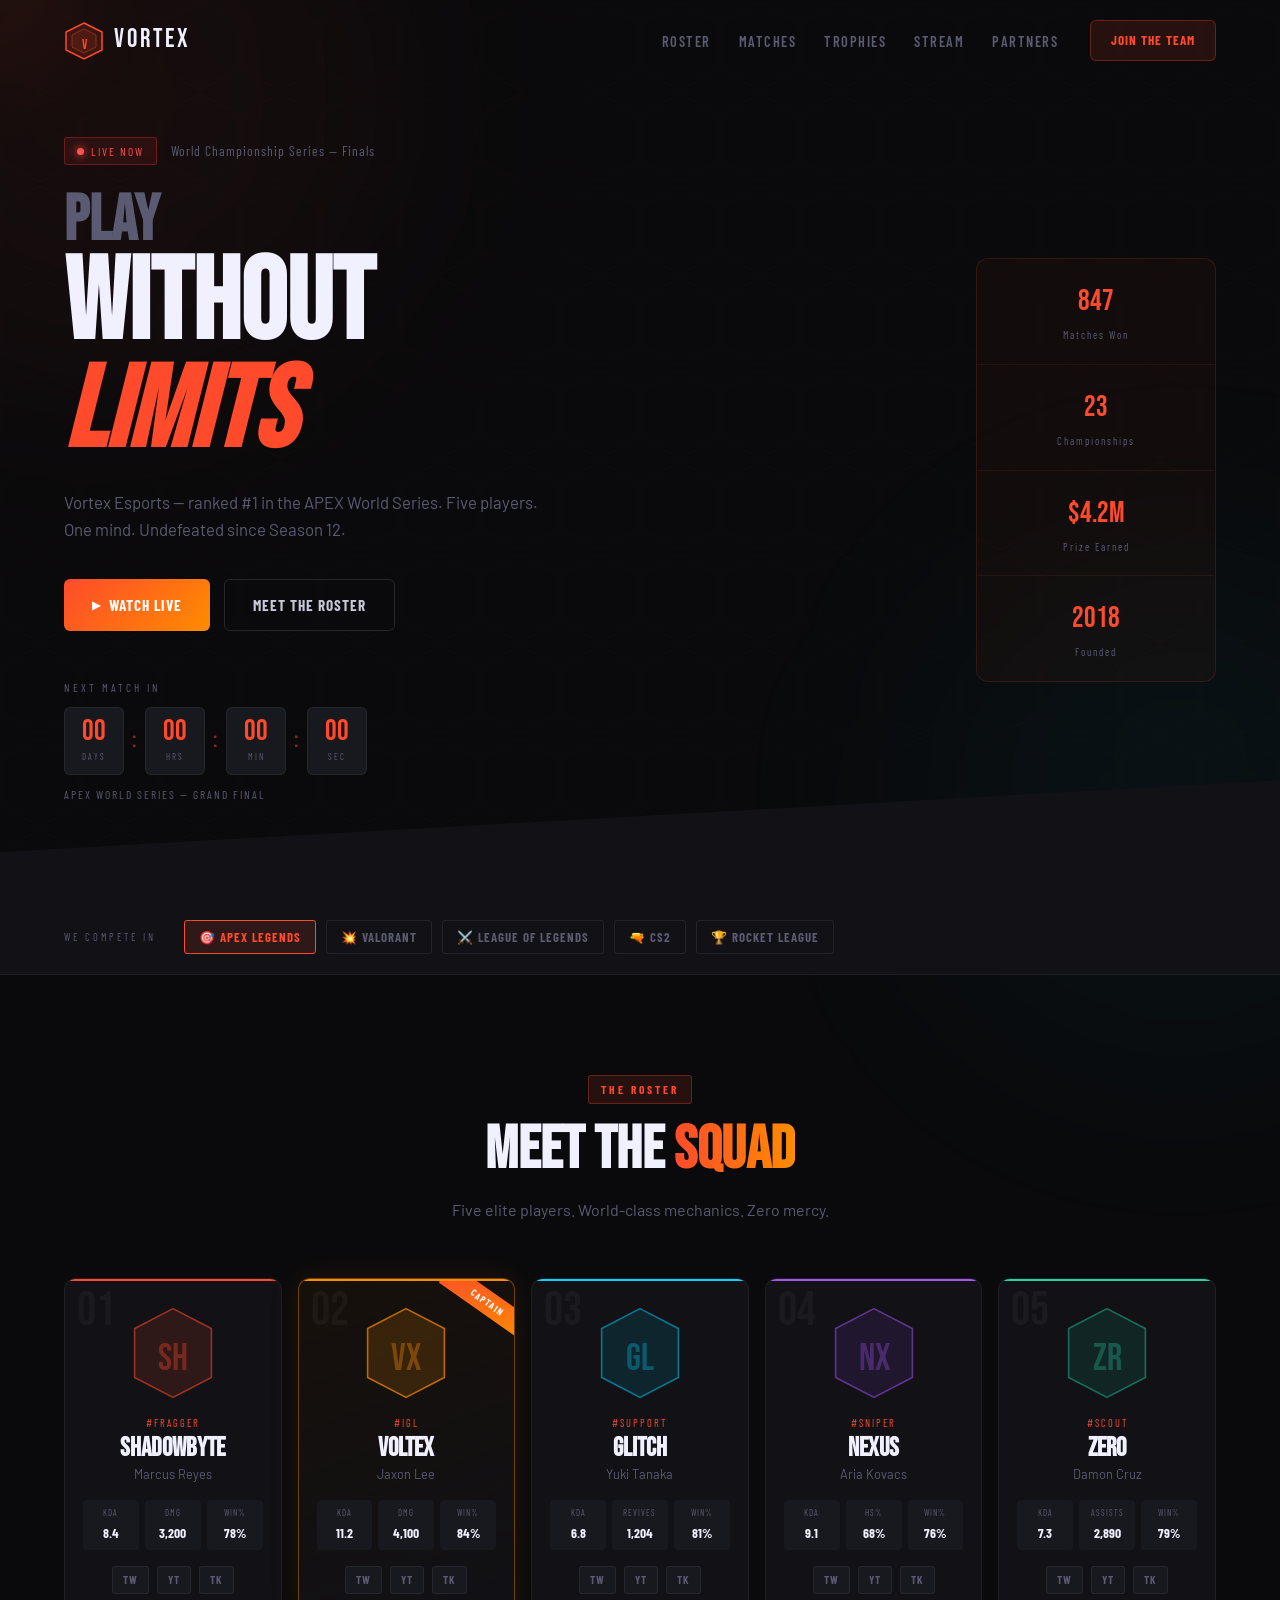
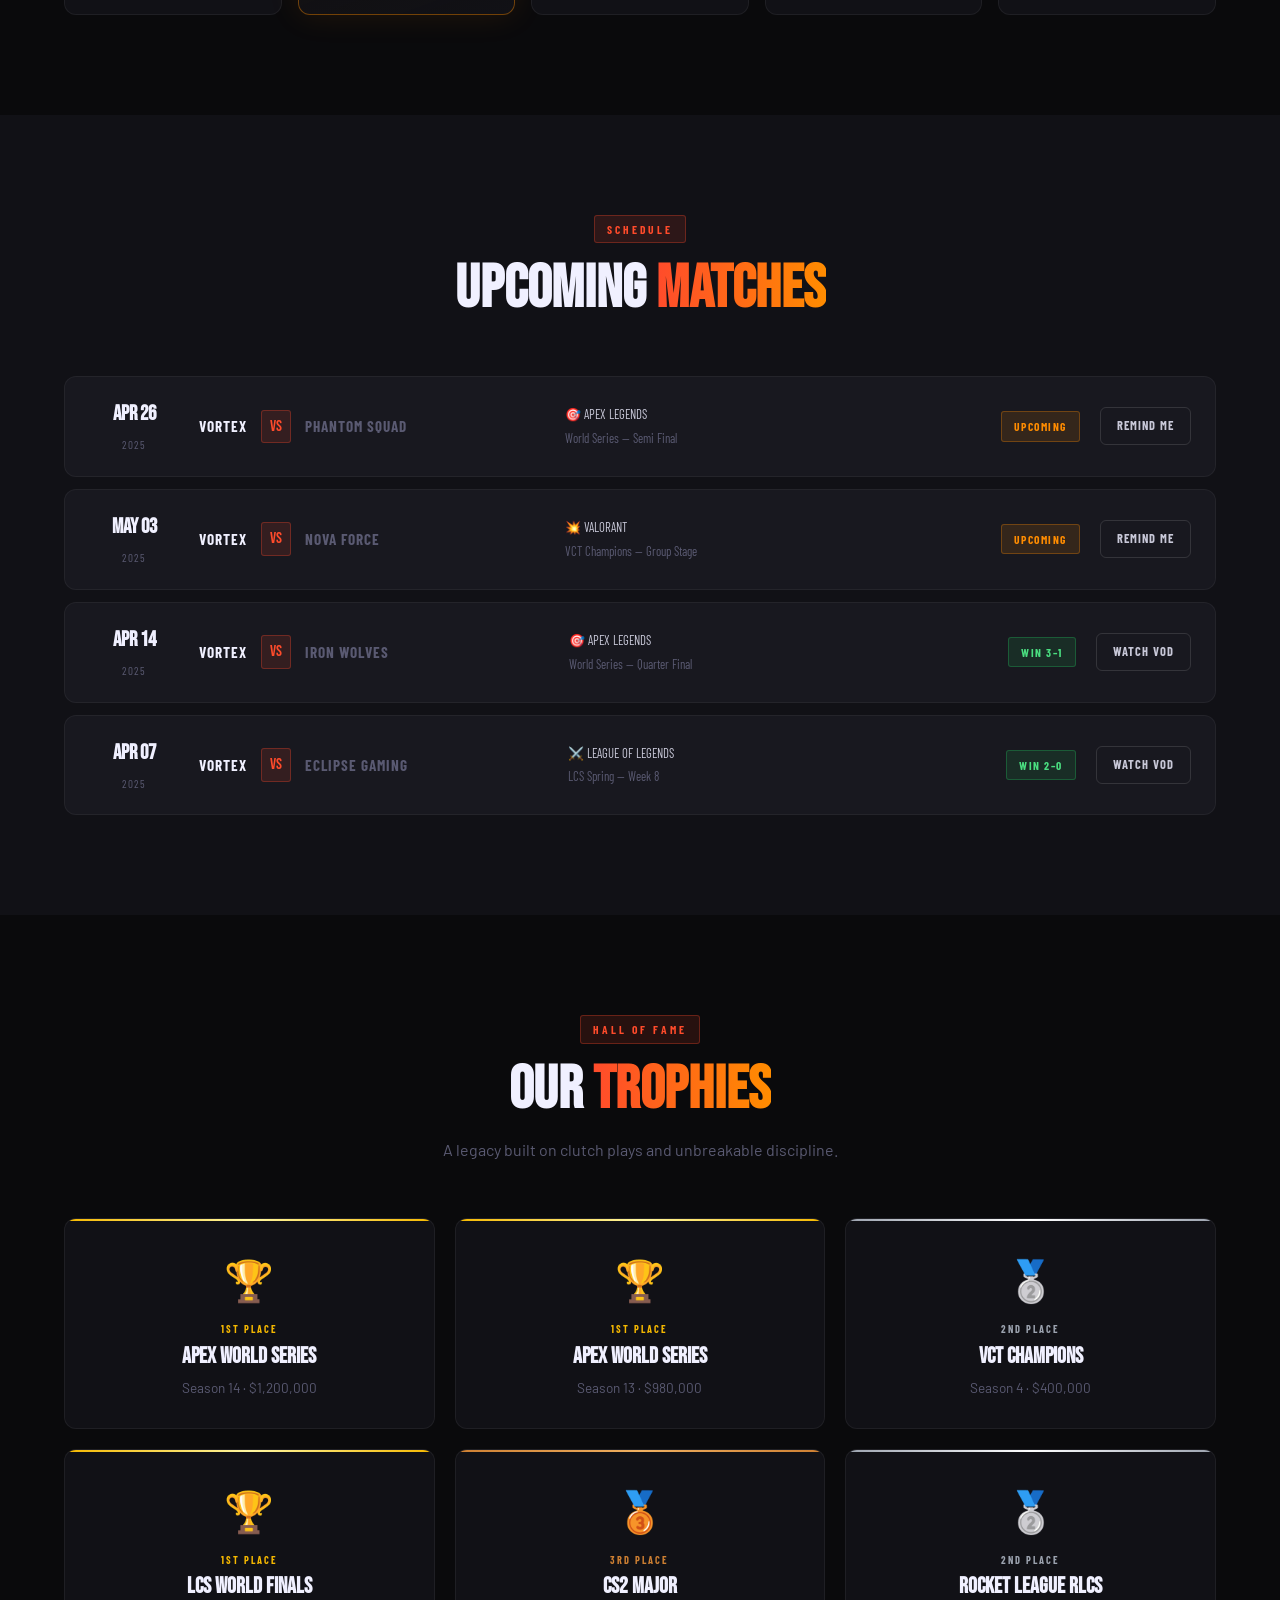
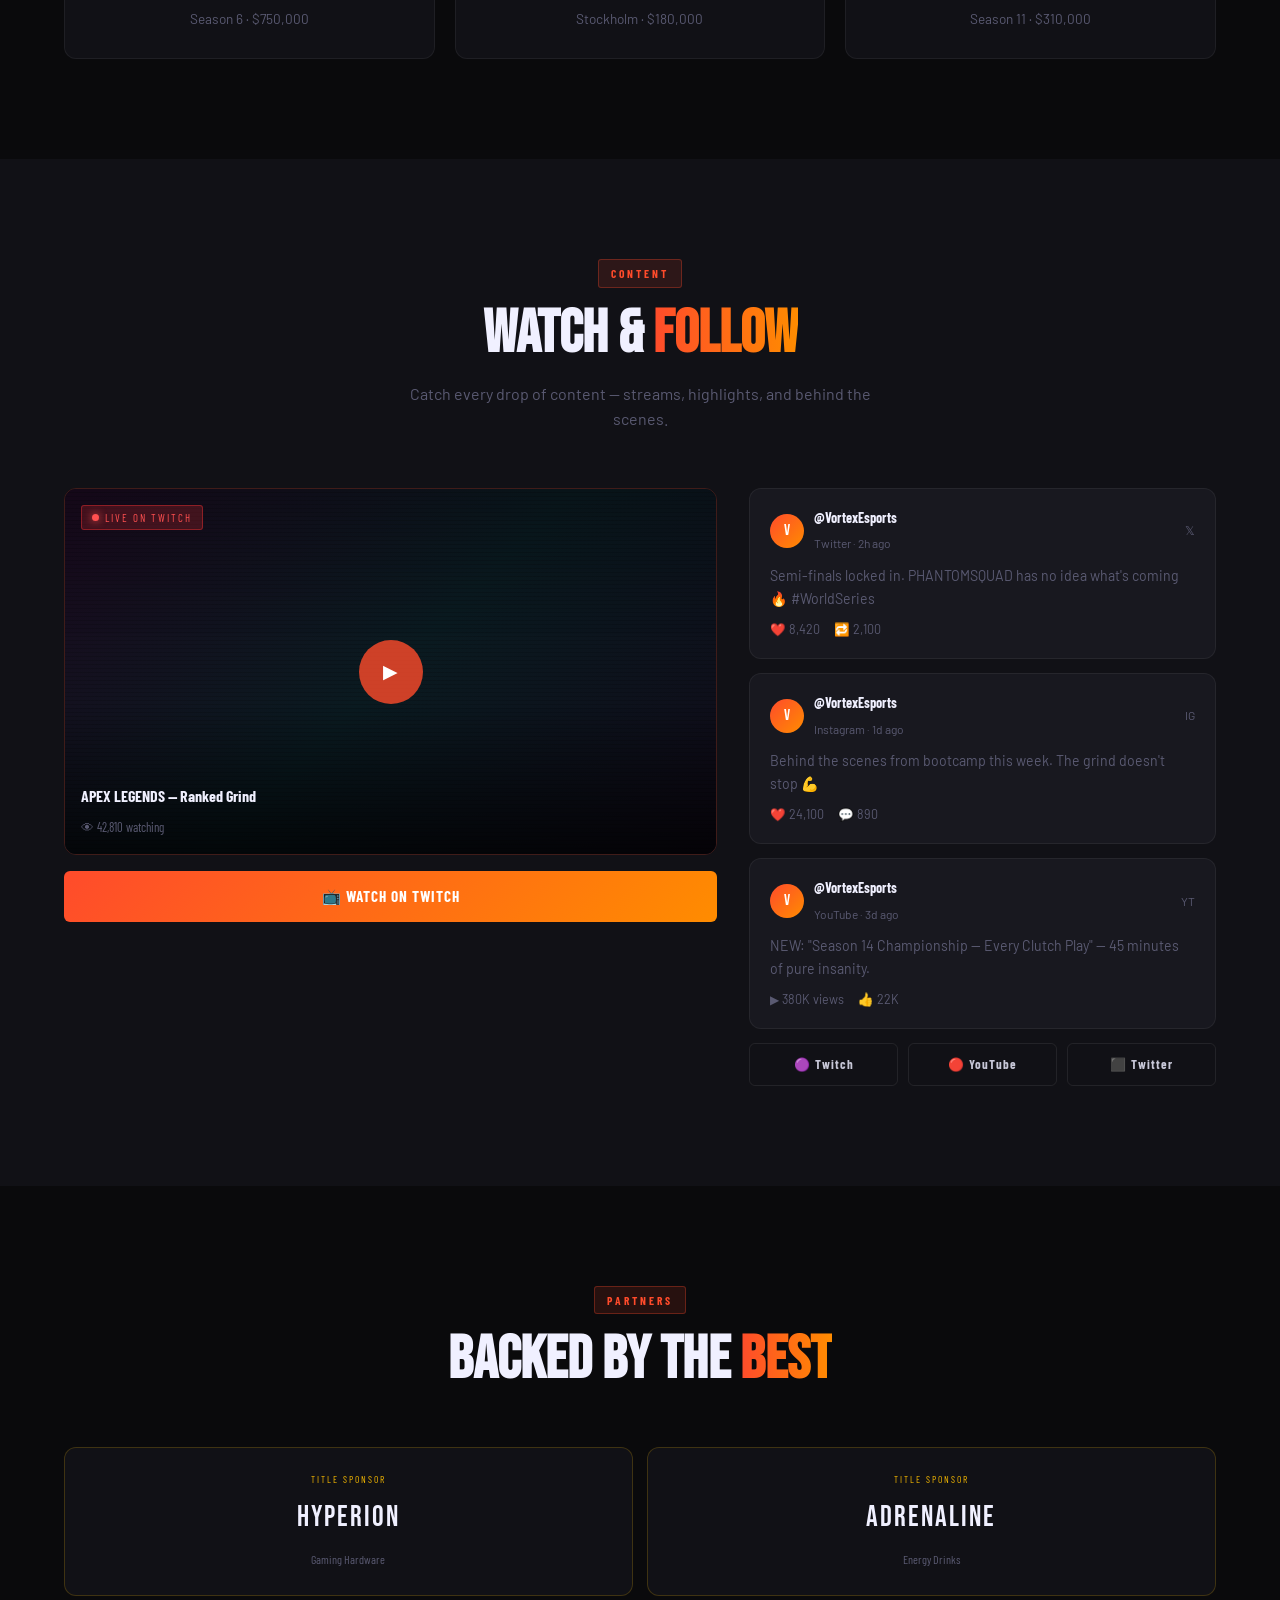
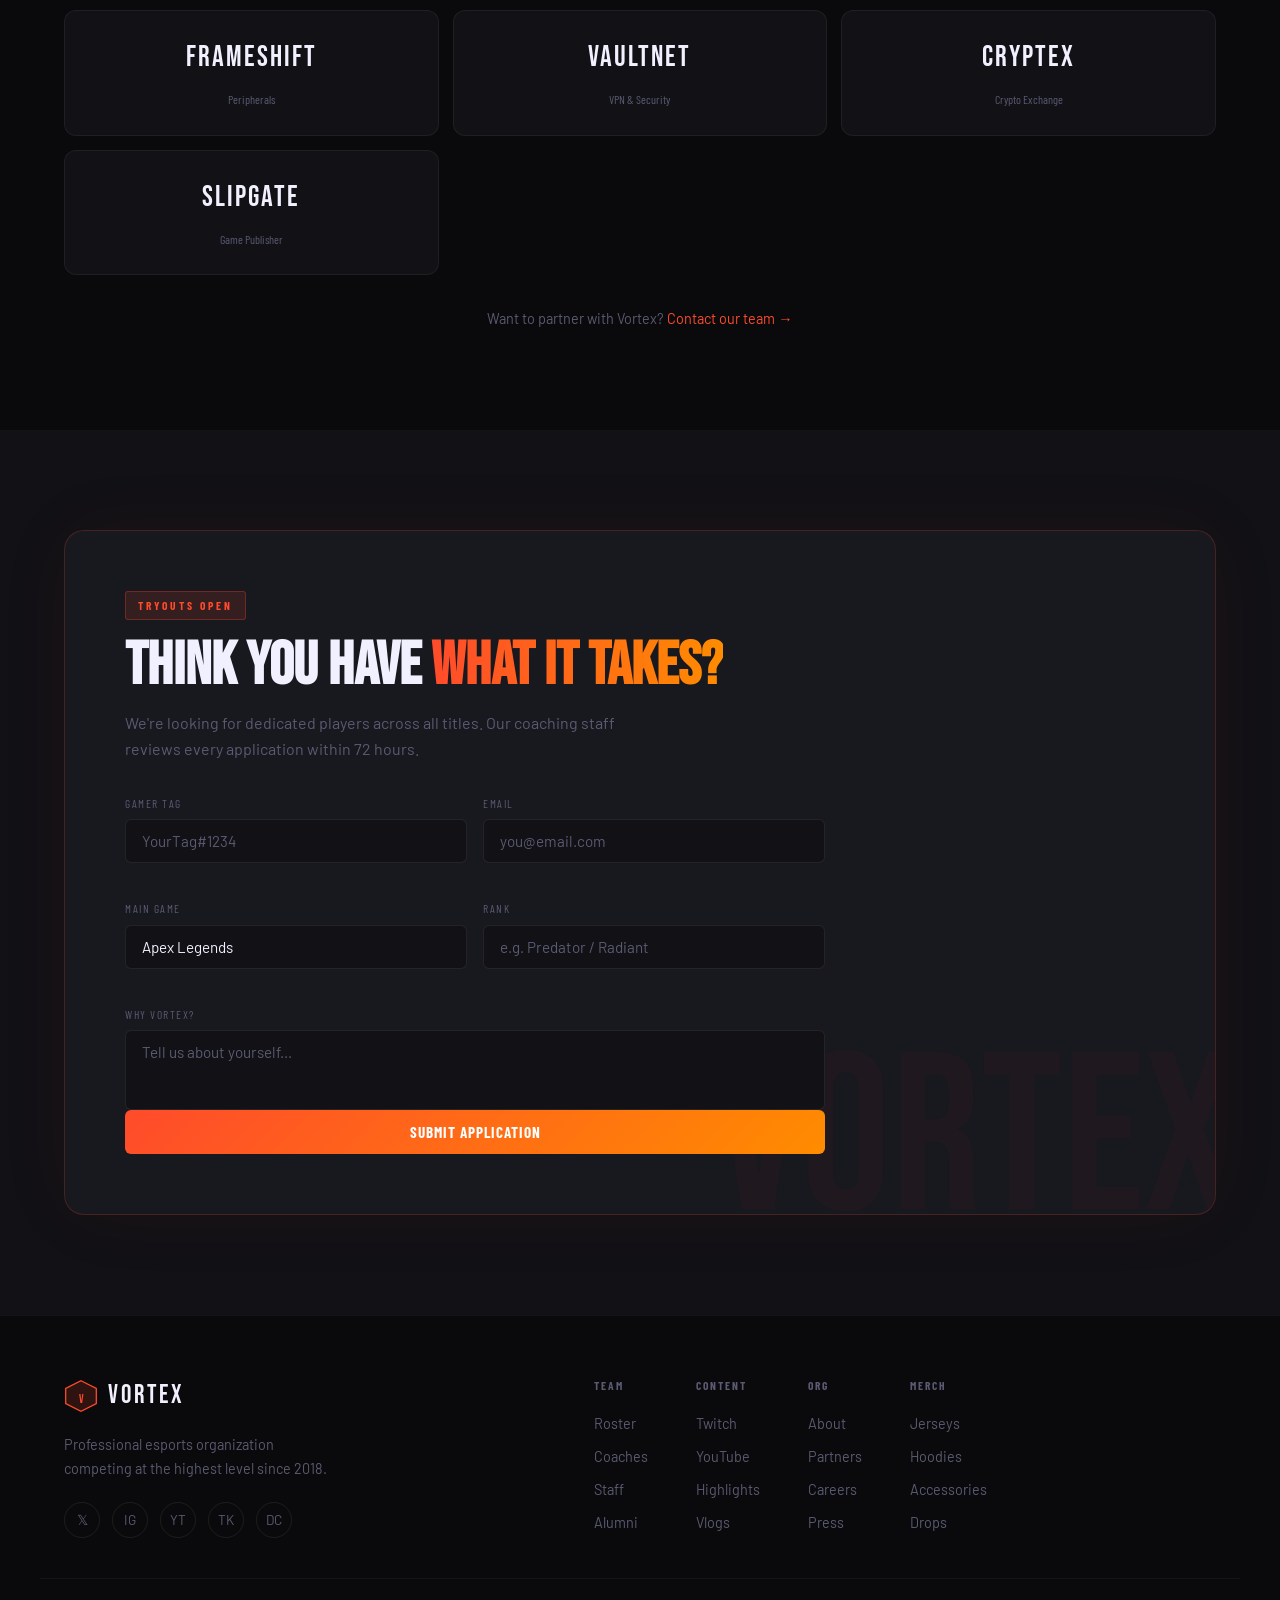
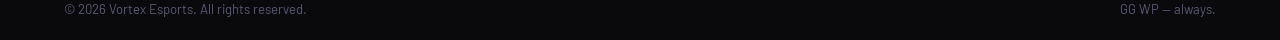
<file: docs/index.html>
<!DOCTYPE html>
<html lang="en">
<head>
  <meta charset="UTF-8"/>
  <meta name="viewport" content="width=device-width, initial-scale=1.0"/>
  <title>VORTEX — E-Sports & Gaming Team</title>
  <link rel="preconnect" href="https://fonts.googleapis.com">
  <link href="https://fonts.googleapis.com/css2?family=Bebas+Neue&family=Barlow+Condensed:ital,wght@0,400;0,600;0,700;1,400&family=Barlow:wght@300;400;500&display=swap" rel="stylesheet">
  <link rel="stylesheet" href="https://unpkg.com/aos@2.3.1/dist/aos.css"/>
  <link rel="stylesheet" href="style.css"/>
</head>
<body>

<div class="cursor-glow" id="cursorGlow"></div>
<div class="bg-hexgrid"></div>
<div class="bg-gradient-orb orb-1"></div>
<div class="bg-gradient-orb orb-2"></div>

<!-- NAV -->
<nav id="navbar">
  <div class="nav-inner">
    <a href="#" class="logo">
      <div class="logo-mark">
        <svg viewBox="0 0 40 40" fill="none">
          <polygon points="20,2 38,11 38,29 20,38 2,29 2,11" fill="rgba(255,75,43,0.15)" stroke="var(--orange)" stroke-width="1.5"/>
          <polygon points="20,8 32,14 32,26 20,32 8,26 8,14" fill="rgba(255,75,43,0.08)" stroke="rgba(255,75,43,0.4)" stroke-width="1"/>
          <text x="50%" y="57%" dominant-baseline="middle" text-anchor="middle" fill="var(--orange)" font-family="Bebas Neue" font-size="14">V</text>
        </svg>
      </div>
      <span class="logo-text">VORTEX</span>
    </a>
    <ul class="nav-links">
      <li><a href="#team">Roster</a></li>
      <li><a href="#matches">Matches</a></li>
      <li><a href="#achievements">Trophies</a></li>
      <li><a href="#stream">Stream</a></li>
      <li><a href="#sponsors">Partners</a></li>
    </ul>
    <a href="#join" class="btn btn-nav">Join The Team</a>
    <button class="hamburger" id="hamburger"><span></span><span></span><span></span></button>
  </div>
  <div class="mobile-menu" id="mobileMenu">
    <a href="#team">Roster</a>
    <a href="#matches">Matches</a>
    <a href="#achievements">Trophies</a>
    <a href="#stream">Stream</a>
    <a href="#sponsors">Partners</a>
    <a href="#join" class="btn btn-primary">Join The Team</a>
  </div>
</nav>

<!-- HERO -->
<section class="hero" id="hero">
  <div class="hero-inner container">
    <div class="hero-content">
      <div class="hero-eyebrow" data-aos="fade-down">
        <span class="live-badge"><span class="live-dot"></span>LIVE NOW</span>
        <span class="eyebrow-text">World Championship Series — Finals</span>
      </div>
      <h1 class="hero-title" data-aos="fade-up" data-aos-delay="80">
        <span class="line-1">PLAY</span>
        <span class="line-2">WITHOUT</span>
        <span class="line-3"><em>LIMITS</em></span>
      </h1>
      <p class="hero-sub" data-aos="fade-up" data-aos-delay="180">
        Vortex Esports — ranked #1 in the APEX World Series. Five players. One mind. Undefeated since Season 12.
      </p>
      <div class="hero-actions" data-aos="fade-up" data-aos-delay="260">
        <a href="#matches" class="btn btn-primary"><span class="btn-icon">▶</span> Watch Live</a>
        <a href="#team" class="btn btn-ghost">Meet The Roster</a>
      </div>
      <div class="countdown-wrap" data-aos="fade-up" data-aos-delay="340">
        <span class="countdown-label">NEXT MATCH IN</span>
        <div class="countdown">
          <div class="cd-unit"><span id="cd-days">00</span><small>DAYS</small></div>
          <div class="cd-sep">:</div>
          <div class="cd-unit"><span id="cd-hours">00</span><small>HRS</small></div>
          <div class="cd-sep">:</div>
          <div class="cd-unit"><span id="cd-mins">00</span><small>MIN</small></div>
          <div class="cd-sep">:</div>
          <div class="cd-unit"><span id="cd-secs">00</span><small>SEC</small></div>
        </div>
        <span class="countdown-event">APEX WORLD SERIES — GRAND FINAL</span>
      </div>
    </div>
    <div class="hero-stats-panel" data-aos="fade-left" data-aos-delay="200">
      <div class="hstat"><span class="hstat-val" data-count="847">0</span><span class="hstat-label">Matches Won</span></div>
      <div class="hstat"><span class="hstat-val" data-count="23">0</span><span class="hstat-label">Championships</span></div>
      <div class="hstat"><span class="hstat-val" data-count="4200000" data-format="money">0</span><span class="hstat-label">Prize Earned</span></div>
      <div class="hstat"><span class="hstat-val" data-count="2018" data-format="plain">0</span><span class="hstat-label">Founded</span></div>
    </div>
  </div>
  <div class="hero-slice"></div>
</section>

<!-- GAMES BAR -->
<div class="games-bar">
  <div class="container games-inner">
    <span class="games-label">WE COMPETE IN</span>
    <div class="games-list">
      <div class="game-tag active">🎯 APEX LEGENDS</div>
      <div class="game-tag">💥 VALORANT</div>
      <div class="game-tag">⚔️ LEAGUE OF LEGENDS</div>
      <div class="game-tag">🔫 CS2</div>
      <div class="game-tag">🏆 ROCKET LEAGUE</div>
    </div>
  </div>
</div>

<!-- ROSTER -->
<section class="roster" id="team">
  <div class="container">
    <div class="section-header" data-aos="fade-up">
      <span class="section-tag">THE ROSTER</span>
      <h2>Meet The <span class="accent">Squad</span></h2>
      <p>Five elite players. World-class mechanics. Zero mercy.</p>
    </div>
    <div class="roster-grid">

      <div class="player-card" data-aos="fade-up" data-aos-delay="0">
        <div class="player-accent" style="--c:#ff4b2b"></div>
        <div class="player-num">01</div>
        <div class="player-hex">
          <svg viewBox="0 0 100 115" fill="none"><polygon points="50,2 98,27 98,88 50,113 2,88 2,27" fill="rgba(255,75,43,0.12)" stroke="rgba(255,75,43,0.55)" stroke-width="2"/><text x="50%" y="54%" dominant-baseline="middle" text-anchor="middle" fill="rgba(255,75,43,0.35)" font-family="Bebas Neue" font-size="48">SH</text></svg>
        </div>
        <div class="player-data">
          <span class="player-role">#FRAGGER</span>
          <h3>SHADOWBYTE</h3>
          <span class="player-realname">Marcus Reyes</span>
          <div class="player-kpis">
            <div><span>KDA</span><strong>8.4</strong></div>
            <div><span>DMG</span><strong>3,200</strong></div>
            <div><span>WIN%</span><strong>78%</strong></div>
          </div>
        </div>
        <div class="player-links"><a href="#">TW</a><a href="#">YT</a><a href="#">TK</a></div>
      </div>

      <div class="player-card featured" data-aos="fade-up" data-aos-delay="80">
        <div class="player-ribbon">CAPTAIN</div>
        <div class="player-accent" style="--c:#ff8c00"></div>
        <div class="player-num">02</div>
        <div class="player-hex">
          <svg viewBox="0 0 100 115" fill="none"><polygon points="50,2 98,27 98,88 50,113 2,88 2,27" fill="rgba(255,140,0,0.15)" stroke="rgba(255,140,0,0.7)" stroke-width="2"/><text x="50%" y="54%" dominant-baseline="middle" text-anchor="middle" fill="rgba(255,140,0,0.35)" font-family="Bebas Neue" font-size="48">VX</text></svg>
        </div>
        <div class="player-data">
          <span class="player-role">#IGL</span>
          <h3>VOLTEX</h3>
          <span class="player-realname">Jaxon Lee</span>
          <div class="player-kpis">
            <div><span>KDA</span><strong>11.2</strong></div>
            <div><span>DMG</span><strong>4,100</strong></div>
            <div><span>WIN%</span><strong>84%</strong></div>
          </div>
        </div>
        <div class="player-links"><a href="#">TW</a><a href="#">YT</a><a href="#">TK</a></div>
      </div>

      <div class="player-card" data-aos="fade-up" data-aos-delay="160">
        <div class="player-accent" style="--c:#00d4ff"></div>
        <div class="player-num">03</div>
        <div class="player-hex">
          <svg viewBox="0 0 100 115" fill="none"><polygon points="50,2 98,27 98,88 50,113 2,88 2,27" fill="rgba(0,212,255,0.1)" stroke="rgba(0,212,255,0.5)" stroke-width="2"/><text x="50%" y="54%" dominant-baseline="middle" text-anchor="middle" fill="rgba(0,212,255,0.3)" font-family="Bebas Neue" font-size="48">GL</text></svg>
        </div>
        <div class="player-data">
          <span class="player-role">#SUPPORT</span>
          <h3>GLITCH</h3>
          <span class="player-realname">Yuki Tanaka</span>
          <div class="player-kpis">
            <div><span>KDA</span><strong>6.8</strong></div>
            <div><span>REVIVES</span><strong>1,204</strong></div>
            <div><span>WIN%</span><strong>81%</strong></div>
          </div>
        </div>
        <div class="player-links"><a href="#">TW</a><a href="#">YT</a><a href="#">TK</a></div>
      </div>

      <div class="player-card" data-aos="fade-up" data-aos-delay="240">
        <div class="player-accent" style="--c:#a855f7"></div>
        <div class="player-num">04</div>
        <div class="player-hex">
          <svg viewBox="0 0 100 115" fill="none"><polygon points="50,2 98,27 98,88 50,113 2,88 2,27" fill="rgba(168,85,247,0.1)" stroke="rgba(168,85,247,0.5)" stroke-width="2"/><text x="50%" y="54%" dominant-baseline="middle" text-anchor="middle" fill="rgba(168,85,247,0.3)" font-family="Bebas Neue" font-size="48">NX</text></svg>
        </div>
        <div class="player-data">
          <span class="player-role">#SNIPER</span>
          <h3>NEXUS</h3>
          <span class="player-realname">Aria Kovacs</span>
          <div class="player-kpis">
            <div><span>KDA</span><strong>9.1</strong></div>
            <div><span>HS%</span><strong>68%</strong></div>
            <div><span>WIN%</span><strong>76%</strong></div>
          </div>
        </div>
        <div class="player-links"><a href="#">TW</a><a href="#">YT</a><a href="#">TK</a></div>
      </div>

      <div class="player-card" data-aos="fade-up" data-aos-delay="320">
        <div class="player-accent" style="--c:#22d3a4"></div>
        <div class="player-num">05</div>
        <div class="player-hex">
          <svg viewBox="0 0 100 115" fill="none"><polygon points="50,2 98,27 98,88 50,113 2,88 2,27" fill="rgba(34,211,164,0.1)" stroke="rgba(34,211,164,0.45)" stroke-width="2"/><text x="50%" y="54%" dominant-baseline="middle" text-anchor="middle" fill="rgba(34,211,164,0.3)" font-family="Bebas Neue" font-size="48">ZR</text></svg>
        </div>
        <div class="player-data">
          <span class="player-role">#SCOUT</span>
          <h3>ZERO</h3>
          <span class="player-realname">Damon Cruz</span>
          <div class="player-kpis">
            <div><span>KDA</span><strong>7.3</strong></div>
            <div><span>ASSISTS</span><strong>2,890</strong></div>
            <div><span>WIN%</span><strong>79%</strong></div>
          </div>
        </div>
        <div class="player-links"><a href="#">TW</a><a href="#">YT</a><a href="#">TK</a></div>
      </div>

    </div>
  </div>
</section>

<!-- MATCHES -->
<section class="matches" id="matches">
  <div class="container">
    <div class="section-header" data-aos="fade-up">
      <span class="section-tag">SCHEDULE</span>
      <h2>Upcoming <span class="accent">Matches</span></h2>
    </div>
    <div class="matches-list">
      <div class="match-row" data-aos="fade-up">
        <div class="match-date"><strong>APR 26</strong><span>2025</span></div>
        <div class="match-teams">
          <span class="team our">VORTEX</span>
          <div class="vs">VS</div>
          <span class="team">PHANTOM SQUAD</span>
        </div>
        <div class="match-meta">
          <span>🎯 APEX LEGENDS</span>
          <span>World Series — Semi Final</span>
        </div>
        <span class="status upcoming">UPCOMING</span>
        <a href="#" class="btn btn-ghost btn-sm">Remind Me</a>
      </div>
      <div class="match-row" data-aos="fade-up" data-aos-delay="60">
        <div class="match-date"><strong>MAY 03</strong><span>2025</span></div>
        <div class="match-teams">
          <span class="team our">VORTEX</span>
          <div class="vs">VS</div>
          <span class="team">NOVA FORCE</span>
        </div>
        <div class="match-meta">
          <span>💥 VALORANT</span>
          <span>VCT Champions — Group Stage</span>
        </div>
        <span class="status upcoming">UPCOMING</span>
        <a href="#" class="btn btn-ghost btn-sm">Remind Me</a>
      </div>
      <div class="match-row past" data-aos="fade-up" data-aos-delay="120">
        <div class="match-date"><strong>APR 14</strong><span>2025</span></div>
        <div class="match-teams">
          <span class="team our">VORTEX</span>
          <div class="vs">VS</div>
          <span class="team">IRON WOLVES</span>
        </div>
        <div class="match-meta">
          <span>🎯 APEX LEGENDS</span>
          <span>World Series — Quarter Final</span>
        </div>
        <span class="status win">WIN 3–1</span>
        <a href="#" class="btn btn-ghost btn-sm">Watch VOD</a>
      </div>
      <div class="match-row past" data-aos="fade-up" data-aos-delay="180">
        <div class="match-date"><strong>APR 07</strong><span>2025</span></div>
        <div class="match-teams">
          <span class="team our">VORTEX</span>
          <div class="vs">VS</div>
          <span class="team">ECLIPSE GAMING</span>
        </div>
        <div class="match-meta">
          <span>⚔️ LEAGUE OF LEGENDS</span>
          <span>LCS Spring — Week 8</span>
        </div>
        <span class="status win">WIN 2–0</span>
        <a href="#" class="btn btn-ghost btn-sm">Watch VOD</a>
      </div>
    </div>
  </div>
</section>

<!-- ACHIEVEMENTS -->
<section class="achievements" id="achievements">
  <div class="container">
    <div class="section-header" data-aos="fade-up">
      <span class="section-tag">HALL OF FAME</span>
      <h2>Our <span class="accent">Trophies</span></h2>
      <p>A legacy built on clutch plays and unbreakable discipline.</p>
    </div>
    <div class="trophies-grid">
      <div class="trophy gold" data-aos="zoom-in" data-aos-delay="0"><div class="t-icon">🏆</div><div class="t-rank">1ST PLACE</div><h3>APEX World Series</h3><span>Season 14 · $1,200,000</span></div>
      <div class="trophy gold" data-aos="zoom-in" data-aos-delay="60"><div class="t-icon">🏆</div><div class="t-rank">1ST PLACE</div><h3>APEX World Series</h3><span>Season 13 · $980,000</span></div>
      <div class="trophy silver" data-aos="zoom-in" data-aos-delay="120"><div class="t-icon">🥈</div><div class="t-rank">2ND PLACE</div><h3>VCT Champions</h3><span>Season 4 · $400,000</span></div>
      <div class="trophy gold" data-aos="zoom-in" data-aos-delay="180"><div class="t-icon">🏆</div><div class="t-rank">1ST PLACE</div><h3>LCS World Finals</h3><span>Season 6 · $750,000</span></div>
      <div class="trophy bronze" data-aos="zoom-in" data-aos-delay="240"><div class="t-icon">🥉</div><div class="t-rank">3RD PLACE</div><h3>CS2 Major</h3><span>Stockholm · $180,000</span></div>
      <div class="trophy silver" data-aos="zoom-in" data-aos-delay="300"><div class="t-icon">🥈</div><div class="t-rank">2ND PLACE</div><h3>Rocket League RLCS</h3><span>Season 11 · $310,000</span></div>
    </div>
  </div>
</section>

<!-- STREAM -->
<section class="stream" id="stream">
  <div class="container">
    <div class="section-header" data-aos="fade-up">
      <span class="section-tag">CONTENT</span>
      <h2>Watch & <span class="accent">Follow</span></h2>
      <p>Catch every drop of content — streams, highlights, and behind the scenes.</p>
    </div>
    <div class="stream-grid">
      <div class="stream-player-wrap" data-aos="fade-right">
        <div class="stream-player">
          <div class="stream-fake-bg"></div>
          <div class="stream-overlay">
            <div class="live-badge-sm"><span class="live-dot"></span> LIVE ON TWITCH</div>
            <div class="stream-play">▶</div>
            <div class="stream-bottom">
              <span class="stream-title">APEX LEGENDS — Ranked Grind</span>
              <span class="stream-viewers">👁 42,810 watching</span>
            </div>
          </div>
        </div>
        <a href="#" class="btn btn-primary stream-btn">📺 Watch on Twitch</a>
      </div>
      <div class="social-feed" data-aos="fade-left">
        <div class="social-post" data-aos="fade-left" data-aos-delay="0">
          <div class="post-top"><div class="post-av">V</div><div><strong>@VortexEsports</strong><span>Twitter · 2h ago</span></div><span class="post-plat">𝕏</span></div>
          <p>Semi-finals locked in. PHANTOMSQUAD has no idea what's coming 🔥 #WorldSeries</p>
          <div class="post-nums"><span>❤️ 8,420</span><span>🔁 2,100</span></div>
        </div>
        <div class="social-post" data-aos="fade-left" data-aos-delay="80">
          <div class="post-top"><div class="post-av">V</div><div><strong>@VortexEsports</strong><span>Instagram · 1d ago</span></div><span class="post-plat">IG</span></div>
          <p>Behind the scenes from bootcamp this week. The grind doesn't stop 💪</p>
          <div class="post-nums"><span>❤️ 24,100</span><span>💬 890</span></div>
        </div>
        <div class="social-post" data-aos="fade-left" data-aos-delay="160">
          <div class="post-top"><div class="post-av">V</div><div><strong>@VortexEsports</strong><span>YouTube · 3d ago</span></div><span class="post-plat">YT</span></div>
          <p>NEW: "Season 14 Championship — Every Clutch Play" — 45 minutes of pure insanity.</p>
          <div class="post-nums"><span>▶ 380K views</span><span>👍 22K</span></div>
        </div>
        <div class="channel-btns">
          <a href="#" class="ch-btn twitch">🟣 Twitch</a>
          <a href="#" class="ch-btn youtube">🔴 YouTube</a>
          <a href="#" class="ch-btn twitter">⬛ Twitter</a>
        </div>
      </div>
    </div>
  </div>
</section>

<!-- SPONSORS -->
<section class="sponsors" id="sponsors">
  <div class="container">
    <div class="section-header" data-aos="fade-up">
      <span class="section-tag">PARTNERS</span>
      <h2>Backed By The <span class="accent">Best</span></h2>
    </div>
    <div class="sponsors-grid" data-aos="fade-up" data-aos-delay="80">
      <div class="sponsor gold"><span class="sp-tier">TITLE SPONSOR</span><div class="sp-name">HYPERION</div><span>Gaming Hardware</span></div>
      <div class="sponsor gold"><span class="sp-tier">TITLE SPONSOR</span><div class="sp-name">ADRENALINE</div><span>Energy Drinks</span></div>
      <div class="sponsor silver"><div class="sp-name">FRAMESHIFT</div><span>Peripherals</span></div>
      <div class="sponsor silver"><div class="sp-name">VAULTNET</div><span>VPN & Security</span></div>
      <div class="sponsor silver"><div class="sp-name">CRYPTEX</div><span>Crypto Exchange</span></div>
      <div class="sponsor silver"><div class="sp-name">SLIPGATE</div><span>Game Publisher</span></div>
    </div>
    <p class="sp-cta" data-aos="fade-up">Want to partner with Vortex? <a href="#join">Contact our team →</a></p>
  </div>
</section>

<!-- JOIN -->
<section class="join" id="join">
  <div class="container">
    <div class="join-card" data-aos="zoom-in">
      <div class="join-bg-word">VORTEX</div>
      <div class="join-inner">
        <span class="section-tag">TRYOUTS OPEN</span>
        <h2>Think You Have <span class="accent">What It Takes?</span></h2>
        <p>We're looking for dedicated players across all titles. Our coaching staff reviews every application within 72 hours.</p>
        <form class="join-form" onsubmit="handleJoin(event)">
          <div class="form-row">
            <div class="fg"><label>Gamer Tag</label><input type="text" placeholder="YourTag#1234" required/></div>
            <div class="fg"><label>Email</label><input type="email" placeholder="you@email.com" required/></div>
          </div>
          <div class="form-row">
            <div class="fg"><label>Main Game</label>
              <select><option>Apex Legends</option><option>Valorant</option><option>League of Legends</option><option>CS2</option><option>Rocket League</option></select>
            </div>
            <div class="fg"><label>Rank</label><input type="text" placeholder="e.g. Predator / Radiant"/></div>
          </div>
          <div class="fg"><label>Why Vortex?</label><textarea rows="3" placeholder="Tell us about yourself..."></textarea></div>
          <button type="submit" class="btn btn-primary full-btn">Submit Application</button>
          <div id="joinSuccess" class="form-success hidden">✓ Application received! We'll be in touch within 72 hours.</div>
        </form>
      </div>
    </div>
  </div>
</section>

<!-- FOOTER -->
<footer class="footer">
  <div class="container footer-inner">
    <div class="footer-brand">
      <a href="#" class="logo">
        <div class="logo-mark" style="width:34px;height:34px">
          <svg viewBox="0 0 40 40" fill="none"><polygon points="20,2 38,11 38,29 20,38 2,29 2,11" fill="rgba(255,75,43,0.15)" stroke="var(--orange)" stroke-width="1.5"/><text x="50%" y="57%" dominant-baseline="middle" text-anchor="middle" fill="var(--orange)" font-family="Bebas Neue" font-size="14">V</text></svg>
        </div>
        <span class="logo-text">VORTEX</span>
      </a>
      <p>Professional esports organization competing at the highest level since 2018.</p>
      <div class="footer-socials"><a href="#">𝕏</a><a href="#">IG</a><a href="#">YT</a><a href="#">TK</a><a href="#">DC</a></div>
    </div>
    <div class="footer-links">
      <div class="fc"><h4>Team</h4><a href="#">Roster</a><a href="#">Coaches</a><a href="#">Staff</a><a href="#">Alumni</a></div>
      <div class="fc"><h4>Content</h4><a href="#">Twitch</a><a href="#">YouTube</a><a href="#">Highlights</a><a href="#">Vlogs</a></div>
      <div class="fc"><h4>Org</h4><a href="#">About</a><a href="#">Partners</a><a href="#">Careers</a><a href="#">Press</a></div>
      <div class="fc"><h4>Merch</h4><a href="#">Jerseys</a><a href="#">Hoodies</a><a href="#">Accessories</a><a href="#">Drops</a></div>
    </div>
  </div>
  <div class="footer-bottom">
    <span>© 2026 Vortex Esports. All rights reserved.</span>
    <span>GG WP — always.</span>
  </div>
</footer>

<script src="https://unpkg.com/aos@2.3.1/dist/aos.js"></script>
<script src="script.js"></script>
</body>
</html>
</file>
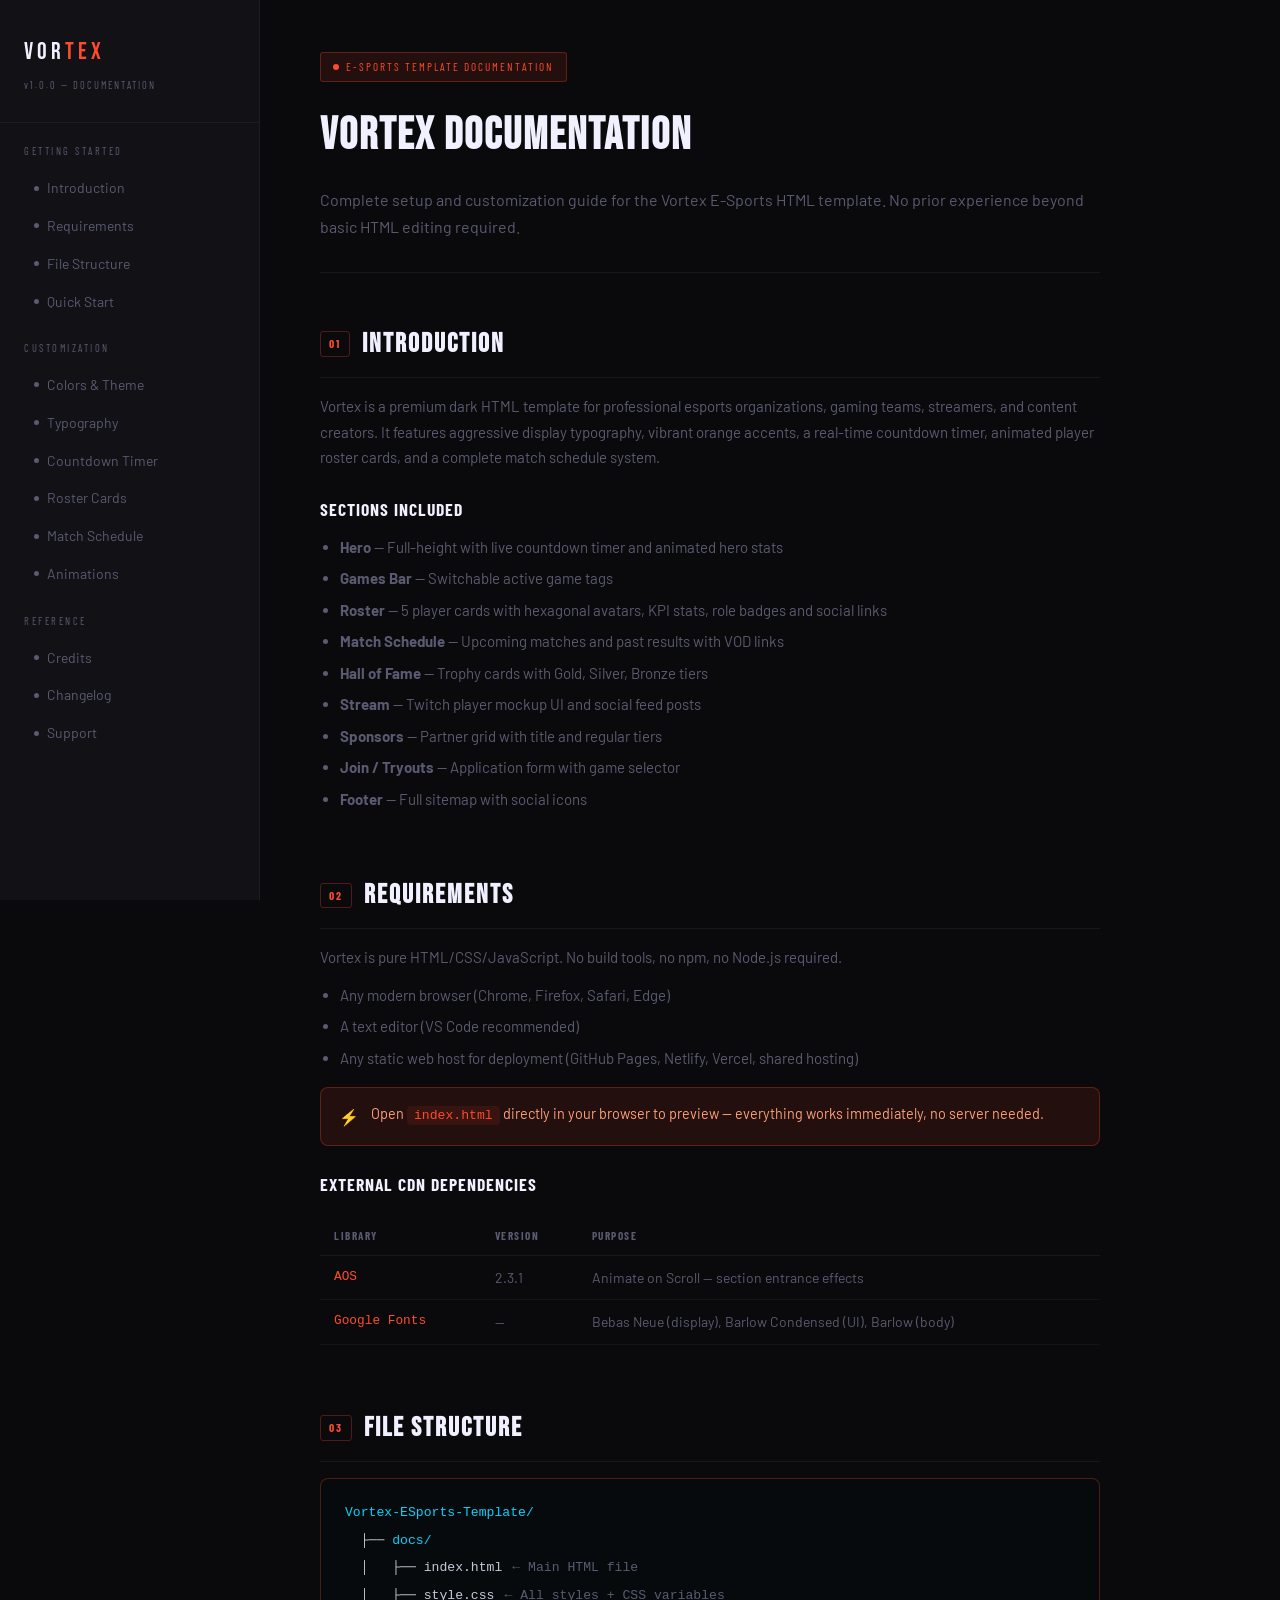
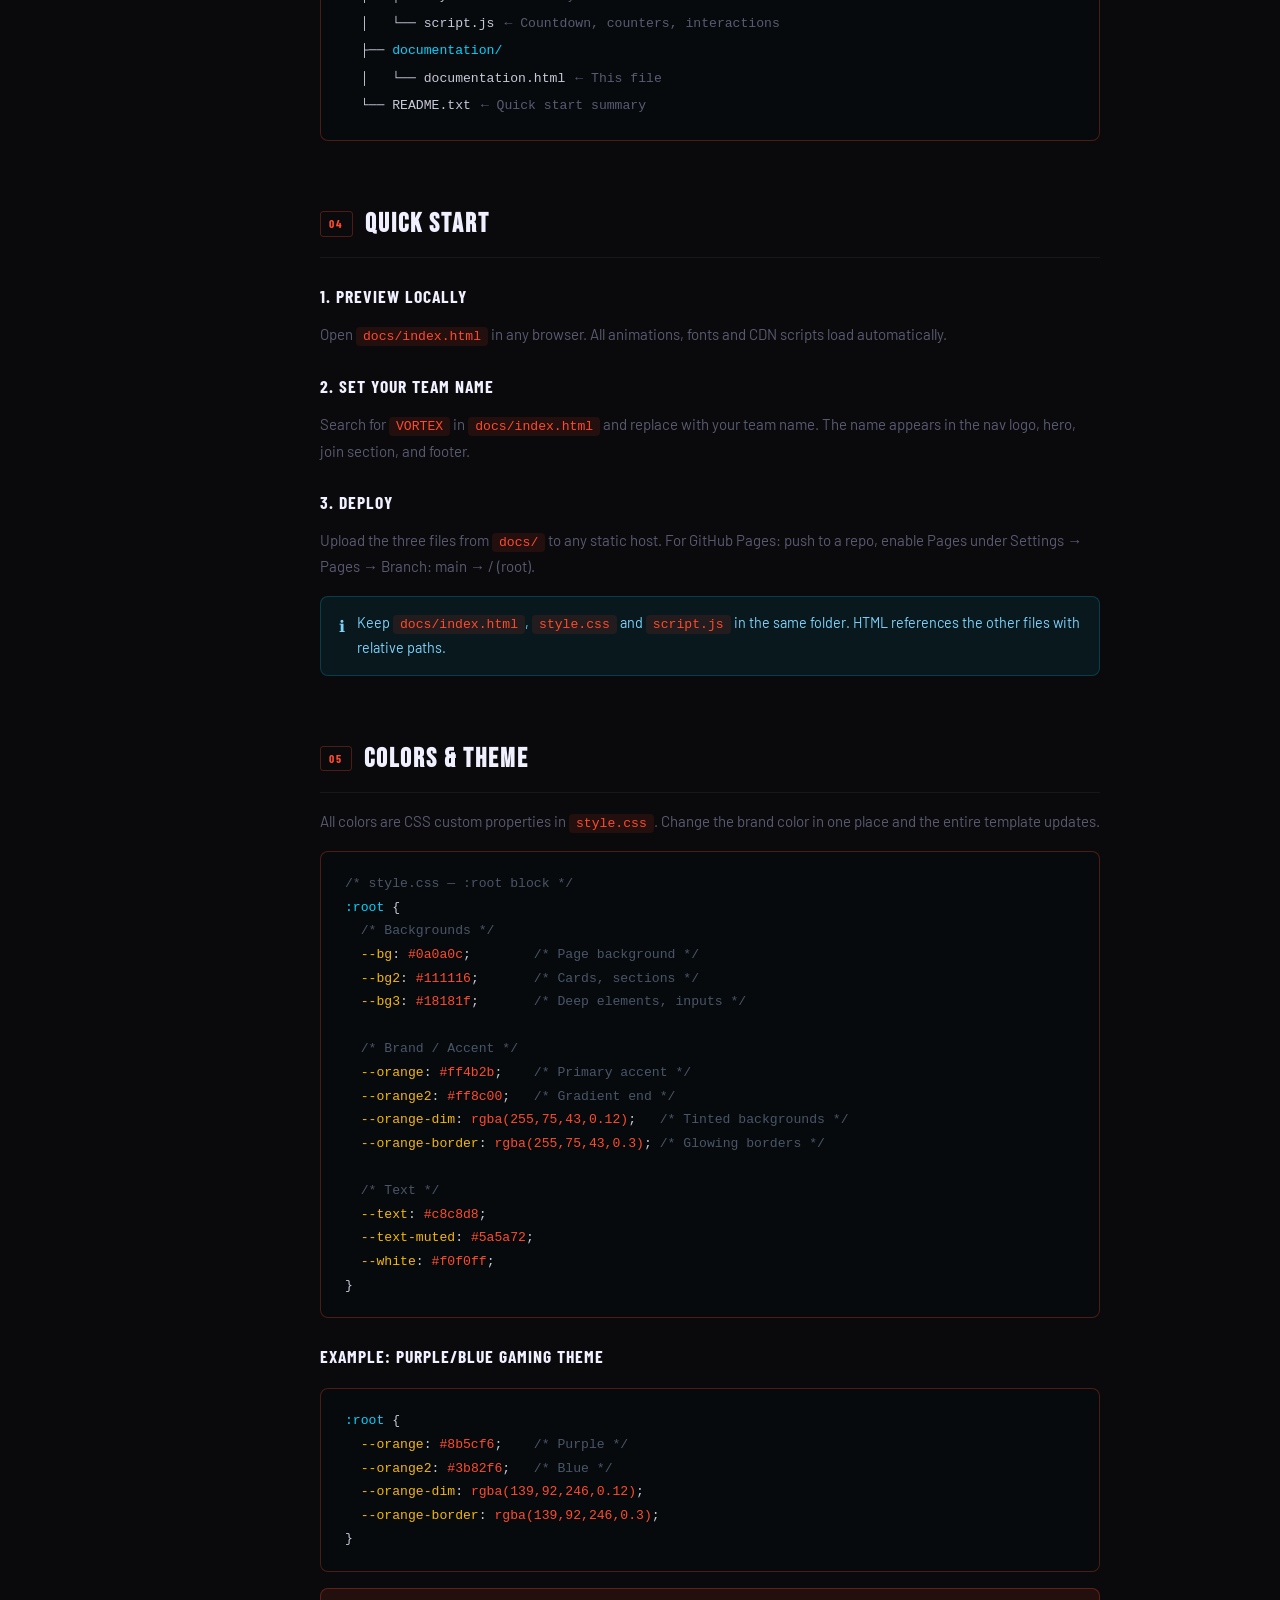
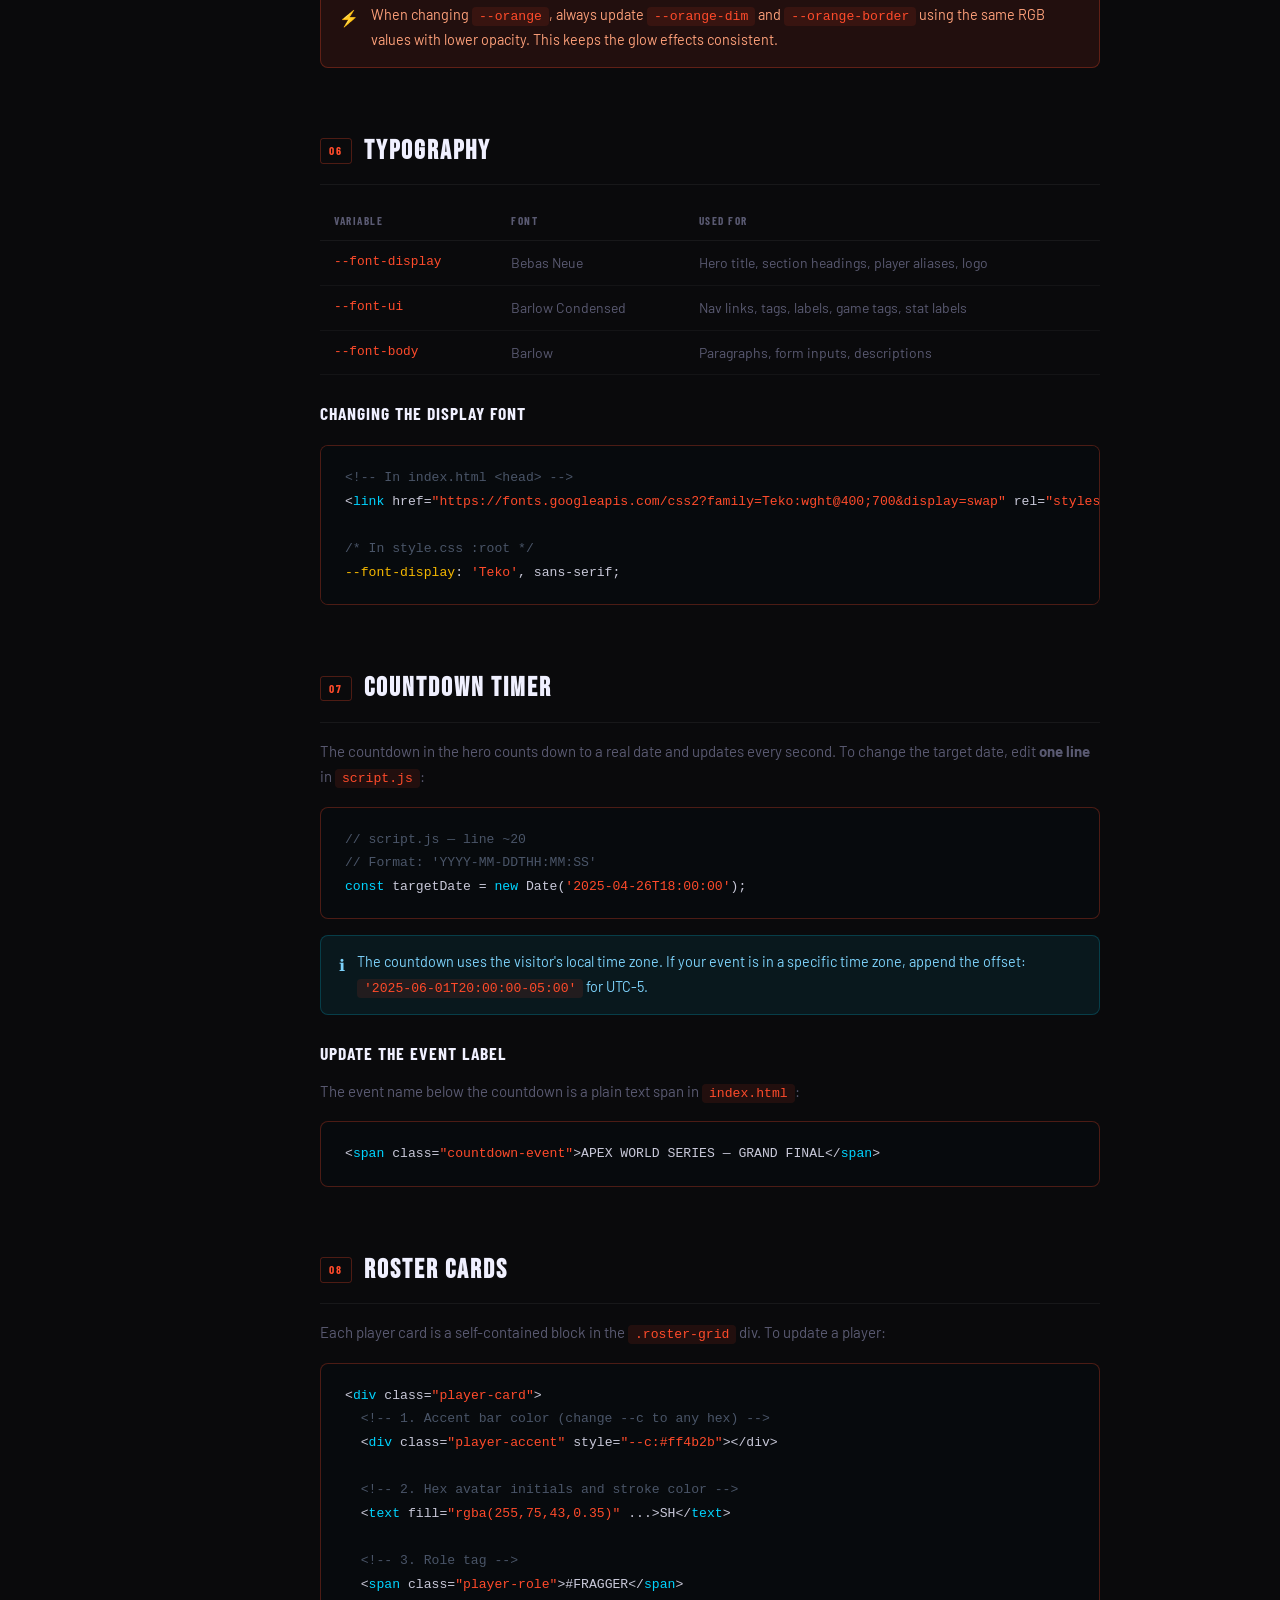
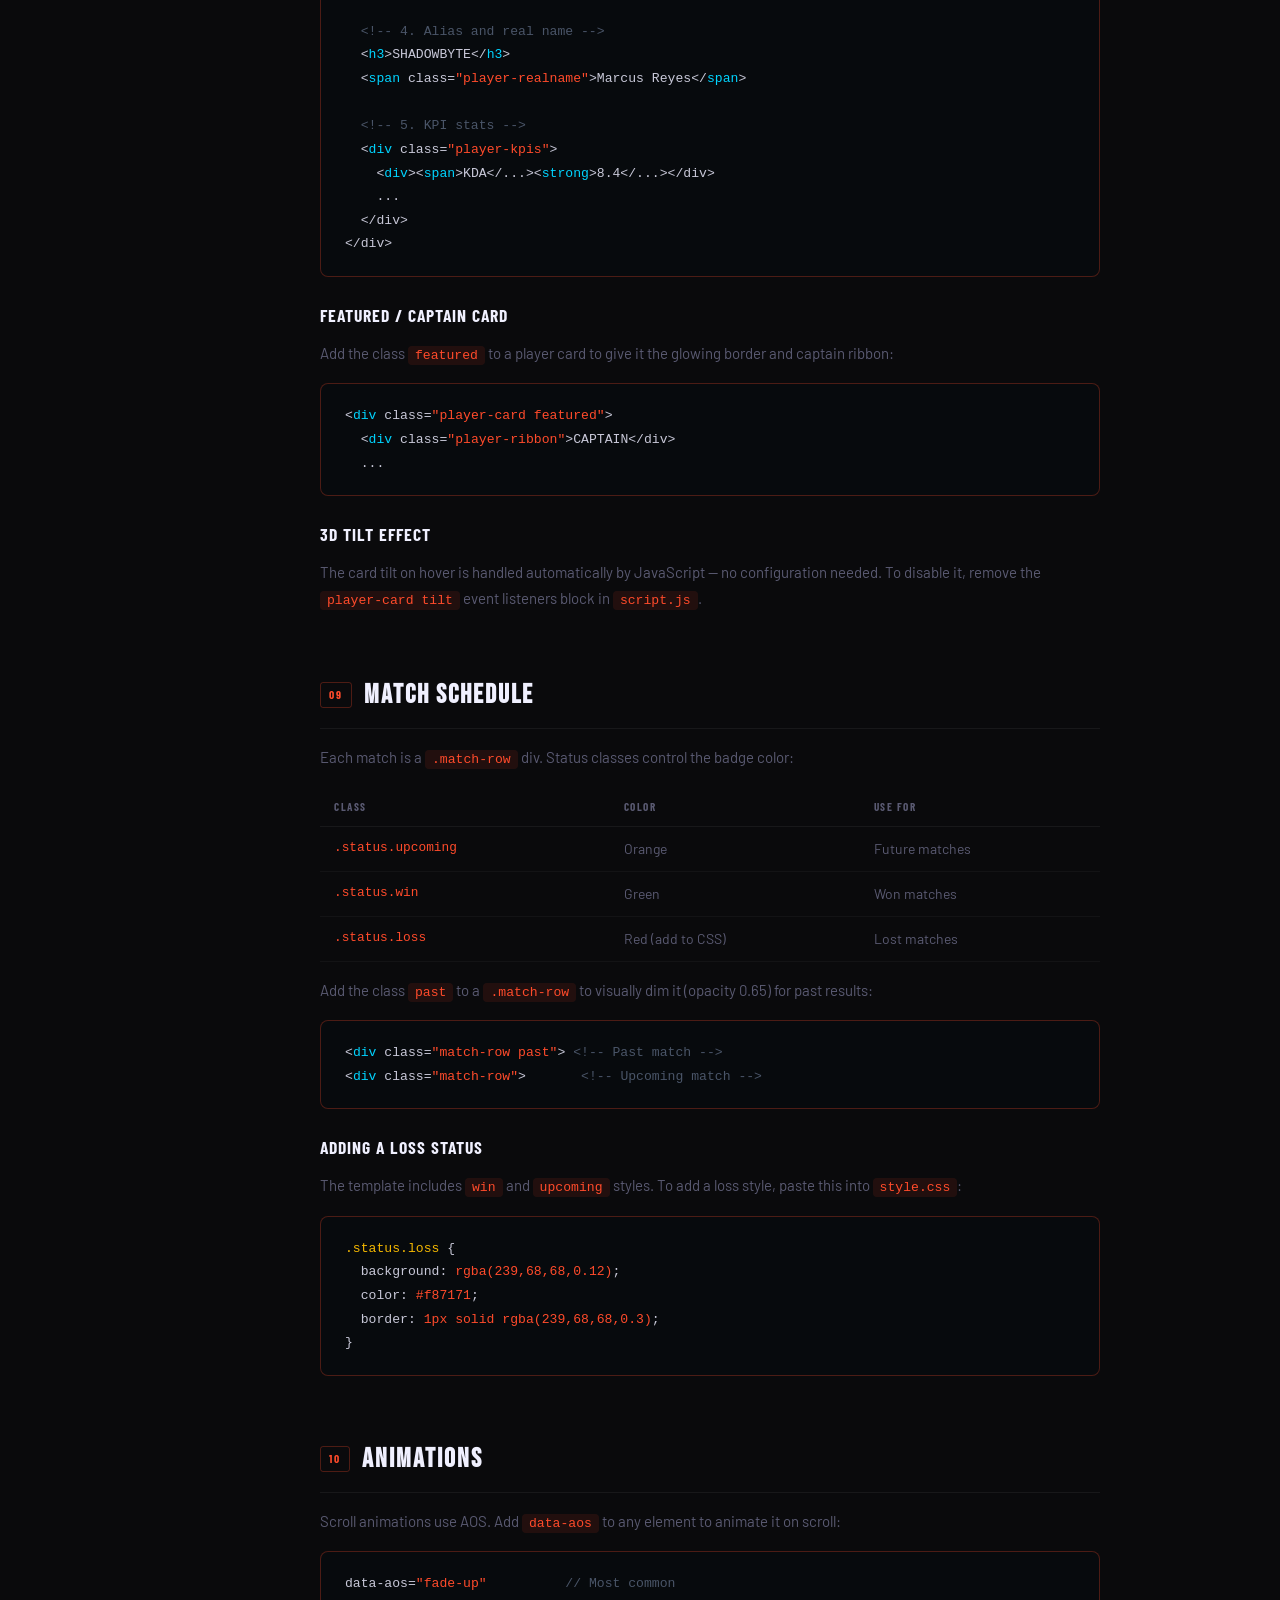
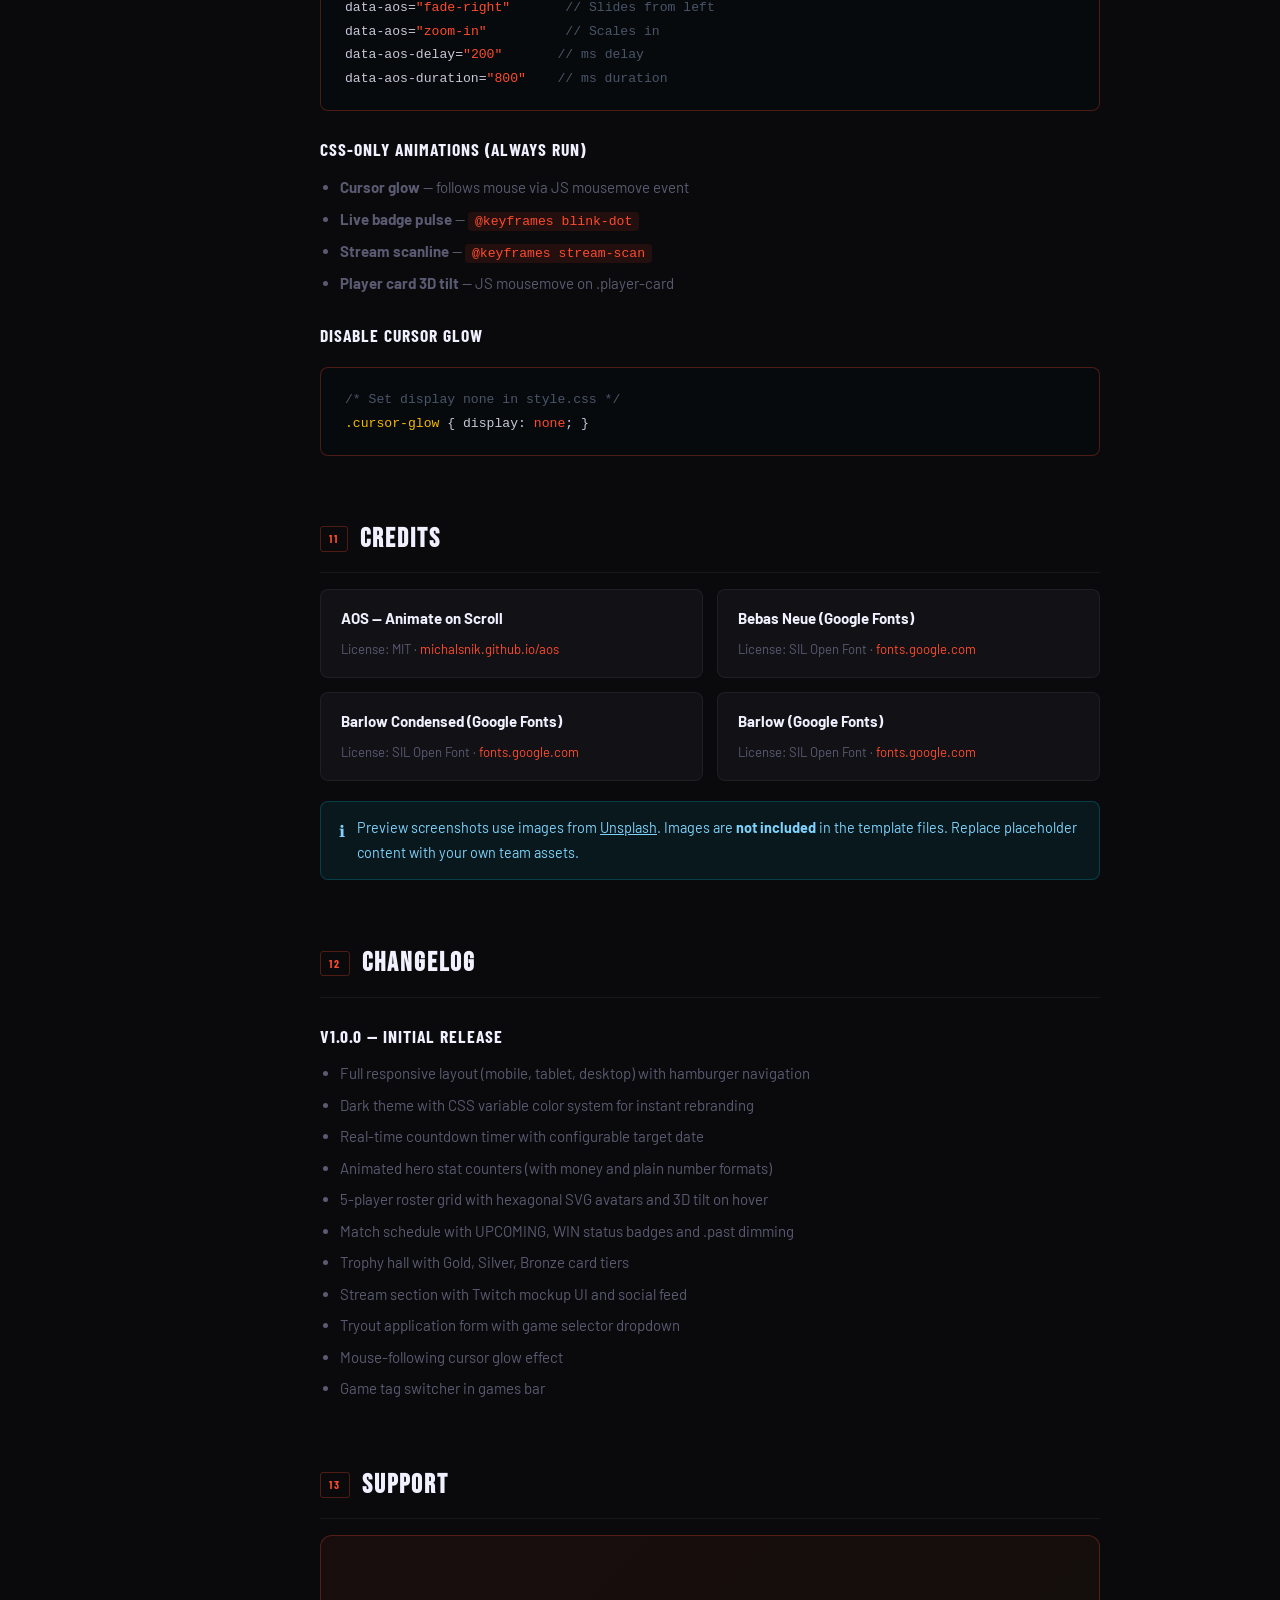
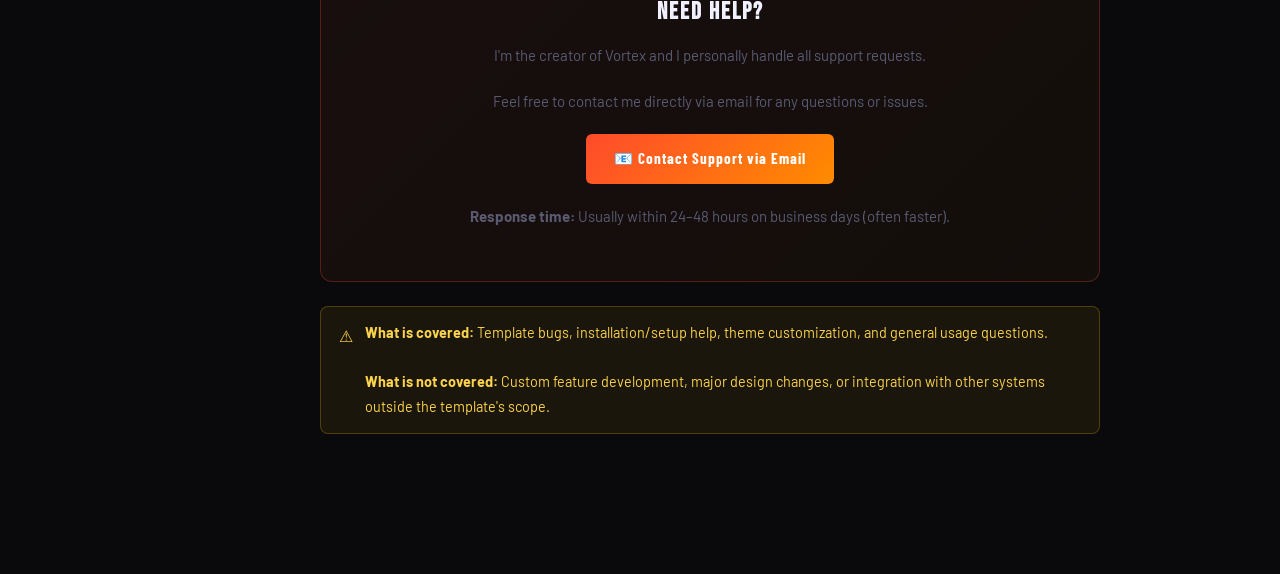
<file: documentation/documentation.html>
<!DOCTYPE html>
<html lang="en">
<head>
  <meta charset="UTF-8"/>
  <meta name="viewport" content="width=device-width, initial-scale=1.0"/>
  <title>Vortex E-Sports — Documentation</title>
  <link rel="preconnect" href="https://fonts.googleapis.com">
  <link href="https://fonts.googleapis.com/css2?family=Bebas+Neue&family=Barlow+Condensed:wght@400;600;700&family=Barlow:wght@300;400;500&display=swap" rel="stylesheet">
  <style>
    :root {
      --bg: #0a0a0c; --bg2: #111116; --bg3: #18181f;
      --orange: #ff4b2b; --orange2: #ff8c00;
      --orange-dim: rgba(255,75,43,0.1); --orange-border: rgba(255,75,43,0.28);
      --text: #c8c8d8; --text-muted: #5a5a72; --white: #f0f0ff;
      --gold: #f5b800;
    }
    *, *::before, *::after { box-sizing: border-box; margin: 0; padding: 0; }
    html { scroll-behavior: smooth; }
    body { background: var(--bg); color: var(--text); font-family: 'Barlow', sans-serif; font-size: 15px; line-height: 1.7; display: flex; }

    /* Sidebar */
    .sidebar { width: 260px; min-height: 100vh; background: var(--bg2); border-right: 1px solid rgba(255,255,255,0.05); padding: 32px 0; position: fixed; top: 0; left: 0; overflow-y: auto; }
    .sidebar-logo { padding: 0 24px 28px; border-bottom: 1px solid rgba(255,255,255,0.05); margin-bottom: 20px; }
    .sidebar-logo .brand { font-family: 'Bebas Neue', sans-serif; font-size: 1.5rem; letter-spacing: 4px; color: var(--white); }
    .sidebar-logo .brand span { color: var(--orange); }
    .sidebar-logo .ver { font-family: 'Barlow Condensed', sans-serif; font-size: 0.65rem; letter-spacing: 2px; color: var(--text-muted); display: block; margin-top: 4px; }
    .nav-group { padding: 0 24px; }
    .nav-group-title { font-family: 'Barlow Condensed', sans-serif; font-size: 0.65rem; letter-spacing: 2.5px; text-transform: uppercase; color: var(--text-muted); margin: 20px 0 8px; }
    .nav-group a { display: flex; align-items: center; gap: 8px; padding: 7px 10px; border-radius: 5px; color: var(--text-muted); font-size: 0.875rem; text-decoration: none; transition: all 0.2s; }
    .nav-group a .dot { width: 5px; height: 5px; border-radius: 50%; background: currentColor; flex-shrink: 0; }
    .nav-group a:hover { background: var(--orange-dim); color: var(--orange); }

    /* Main */
    .main { margin-left: 260px; flex: 1; padding: 52px 60px 80px; max-width: 900px; }
    .page-header { border-bottom: 1px solid rgba(255,255,255,0.06); padding-bottom: 32px; margin-bottom: 48px; }
    .tag { display: inline-flex; align-items: center; gap: 7px; font-family: 'Barlow Condensed', sans-serif; font-size: 0.7rem; letter-spacing: 2px; color: var(--orange); border: 1px solid var(--orange-border); padding: 4px 12px; border-radius: 3px; background: var(--orange-dim); margin-bottom: 16px; }
    .tag-dot { width: 6px; height: 6px; border-radius: 50%; background: var(--orange); animation: blink 1.5s ease-in-out infinite; }
    @keyframes blink { 0%,100%{opacity:1} 50%{opacity:0.3} }
    .page-header h1 { font-family: 'Bebas Neue', sans-serif; font-size: 2.8rem; letter-spacing: 2px; color: var(--white); margin-bottom: 12px; }
    .page-header p { color: var(--text-muted); font-size: 1rem; }

    /* Sections */
    .doc-section { margin-bottom: 60px; scroll-margin-top: 32px; }
    .doc-section h2 { font-family: 'Bebas Neue', sans-serif; font-size: 1.7rem; letter-spacing: 2px; color: var(--white); margin-bottom: 16px; padding-bottom: 10px; border-bottom: 1px solid rgba(255,255,255,0.06); display: flex; align-items: center; gap: 12px; }
    .doc-section h2 .num { font-family: 'Barlow Condensed', sans-serif; font-size: 0.72rem; letter-spacing: 2px; color: var(--orange); border: 1px solid var(--orange-border); padding: 2px 8px; border-radius: 3px; }
    .doc-section h3 { font-family: 'Barlow Condensed', sans-serif; font-size: 1.1rem; font-weight: 700; letter-spacing: 1px; color: var(--white); margin: 24px 0 10px; text-transform: uppercase; }
    .doc-section p { color: var(--text-muted); margin-bottom: 12px; }
    .doc-section ul, .doc-section ol { padding-left: 20px; color: var(--text-muted); margin-bottom: 12px; }
    .doc-section li { margin-bottom: 6px; }

    pre { background: #070a0d; border: 1px solid var(--orange-border); border-radius: 8px; padding: 20px 24px; overflow-x: auto; margin: 16px 0; font-family: 'Courier New', monospace; font-size: 0.82rem; line-height: 1.8; color: var(--text); }
    code { font-family: 'Courier New', monospace; font-size: 0.82rem; background: var(--orange-dim); color: var(--orange); padding: 2px 7px; border-radius: 4px; }
    pre code { background: none; padding: 0; color: var(--text); }
    .cm { color: #4a5568; } .kw { color: #00d4ff; } .st { color: var(--orange); } .pr { color: #f5b800; }

    .file-tree { background: #070a0d; border: 1px solid var(--orange-border); border-radius: 8px; padding: 20px 24px; font-family: 'Courier New', monospace; font-size: 0.82rem; line-height: 2.1; margin: 16px 0; }
    .ft-folder { color: #00d4ff; } .ft-file { color: var(--text); } .ft-desc { color: var(--text-muted); margin-left: 10px; }

    table { width: 100%; border-collapse: collapse; margin: 16px 0; font-size: 0.875rem; }
    th { font-family: 'Barlow Condensed', sans-serif; font-size: 0.7rem; letter-spacing: 1.5px; text-transform: uppercase; color: var(--text-muted); text-align: left; padding: 10px 14px; border-bottom: 1px solid rgba(255,255,255,0.06); }
    td { padding: 10px 14px; border-bottom: 1px solid rgba(255,255,255,0.04); vertical-align: top; color: var(--text-muted); }
    td:first-child { font-family: 'Courier New', monospace; color: var(--orange); font-size: 0.8rem; }
    tr:hover td { background: rgba(255,255,255,0.015); }

    .callout { display: flex; gap: 12px; align-items: flex-start; padding: 14px 18px; border-radius: 8px; margin: 16px 0; font-size: 0.9rem; }
    .callout-icon { font-size: 1rem; flex-shrink: 0; margin-top: 1px; }
    .callout.info { background: rgba(0,212,255,0.07); border: 1px solid rgba(0,212,255,0.2); color: #7dd3fc; }
    .callout.tip { background: var(--orange-dim); border: 1px solid var(--orange-border); color: #fda07a; }
    .callout.warning { background: rgba(245,184,0,0.07); border: 1px solid rgba(245,184,0,0.25); color: #fcd34d; }

    .credits-grid { display: grid; grid-template-columns: repeat(2,1fr); gap: 14px; margin-top: 16px; }
    .credit-card { background: var(--bg2); border: 1px solid rgba(255,255,255,0.06); border-radius: 8px; padding: 16px 20px; }
    .credit-card strong { display: block; color: var(--white); margin-bottom: 4px; }
    .credit-card span { color: var(--text-muted); font-size: 0.82rem; }
    .credit-card a { color: var(--orange); text-decoration: none; }
    .credit-card a:hover { text-decoration: underline; }

    .support-box { background: linear-gradient(135deg, rgba(255,75,43,0.06), rgba(255,140,0,0.04)); border: 1px solid var(--orange-border); border-radius: 12px; padding: 32px; text-align: center; margin-top: 16px; }
    .support-box h3 { font-family: 'Bebas Neue', sans-serif; font-size: 1.5rem; letter-spacing: 2px; color: var(--white); margin-bottom: 10px; }
    .support-box p { color: var(--text-muted); margin-bottom: 20px; }
    .support-btn { display: inline-flex; align-items: center; gap: 8px; background: linear-gradient(135deg, var(--orange), var(--orange2)); color: #fff; font-family: 'Barlow Condensed', sans-serif; font-weight: 700; letter-spacing: 1px; padding: 12px 28px; border-radius: 6px; text-decoration: none; font-size: 0.95rem; }

    @media (max-width: 768px) { .sidebar { display: none; } .main { margin-left: 0; padding: 32px 24px 60px; } .credits-grid { grid-template-columns: 1fr; } }
  </style>
</head>
<body>

<aside class="sidebar">
  <div class="sidebar-logo">
    <div class="brand">VOR<span>TEX</span></div>
    <span class="ver">v1.0.0 — DOCUMENTATION</span>
  </div>
  <div class="nav-group">
    <div class="nav-group-title">Getting Started</div>
    <a href="#intro"><span class="dot"></span> Introduction</a>
    <a href="#requirements"><span class="dot"></span> Requirements</a>
    <a href="#structure"><span class="dot"></span> File Structure</a>
    <a href="#quickstart"><span class="dot"></span> Quick Start</a>
  </div>
  <div class="nav-group">
    <div class="nav-group-title">Customization</div>
    <a href="#colors"><span class="dot"></span> Colors & Theme</a>
    <a href="#typography"><span class="dot"></span> Typography</a>
    <a href="#countdown"><span class="dot"></span> Countdown Timer</a>
    <a href="#roster"><span class="dot"></span> Roster Cards</a>
    <a href="#matches"><span class="dot"></span> Match Schedule</a>
    <a href="#animations"><span class="dot"></span> Animations</a>
  </div>
  <div class="nav-group">
    <div class="nav-group-title">Reference</div>
    <a href="#credits"><span class="dot"></span> Credits</a>
    <a href="#changelog"><span class="dot"></span> Changelog</a>
    <a href="#support"><span class="dot"></span> Support</a>
  </div>
</aside>

<main class="main">

  <div class="page-header">
    <div class="tag"><span class="tag-dot"></span> E-SPORTS TEMPLATE DOCUMENTATION</div>
    <h1>VORTEX DOCUMENTATION</h1>
    <p>Complete setup and customization guide for the Vortex E-Sports HTML template. No prior experience beyond basic HTML editing required.</p>
  </div>

  <section class="doc-section" id="intro">
    <h2><span class="num">01</span> Introduction</h2>
    <p>Vortex is a premium dark HTML template for professional esports organizations, gaming teams, streamers, and content creators. It features aggressive display typography, vibrant orange accents, a real-time countdown timer, animated player roster cards, and a complete match schedule system.</p>
    <h3>Sections Included</h3>
    <ul>
      <li><strong>Hero</strong> — Full-height with live countdown timer and animated hero stats</li>
      <li><strong>Games Bar</strong> — Switchable active game tags</li>
      <li><strong>Roster</strong> — 5 player cards with hexagonal avatars, KPI stats, role badges and social links</li>
      <li><strong>Match Schedule</strong> — Upcoming matches and past results with VOD links</li>
      <li><strong>Hall of Fame</strong> — Trophy cards with Gold, Silver, Bronze tiers</li>
      <li><strong>Stream</strong> — Twitch player mockup UI and social feed posts</li>
      <li><strong>Sponsors</strong> — Partner grid with title and regular tiers</li>
      <li><strong>Join / Tryouts</strong> — Application form with game selector</li>
      <li><strong>Footer</strong> — Full sitemap with social icons</li>
    </ul>
  </section>

  <section class="doc-section" id="requirements">
    <h2><span class="num">02</span> Requirements</h2>
    <p>Vortex is pure HTML/CSS/JavaScript. No build tools, no npm, no Node.js required.</p>
    <ul>
      <li>Any modern browser (Chrome, Firefox, Safari, Edge)</li>
      <li>A text editor (VS Code recommended)</li>
      <li>Any static web host for deployment (GitHub Pages, Netlify, Vercel, shared hosting)</li>
    </ul>
    <div class="callout tip">
      <span class="callout-icon">⚡</span>
      <span>Open <code>index.html</code> directly in your browser to preview — everything works immediately, no server needed.</span>
    </div>
    <h3>External CDN Dependencies</h3>
    <table>
      <tr><th>Library</th><th>Version</th><th>Purpose</th></tr>
      <tr><td>AOS</td><td>2.3.1</td><td>Animate on Scroll — section entrance effects</td></tr>
      <tr><td>Google Fonts</td><td>—</td><td>Bebas Neue (display), Barlow Condensed (UI), Barlow (body)</td></tr>
    </table>
  </section>

  <section class="doc-section" id="structure">
    <h2><span class="num">03</span> File Structure</h2>
    <div class="file-tree">
      <div><span class="ft-folder">Vortex-ESports-Template/</span></div>
      <div>&nbsp;&nbsp;├── <span class="ft-folder">docs/</span></div>
      <div>&nbsp;&nbsp;│&nbsp;&nbsp;&nbsp;├── <span class="ft-file">index.html</span><span class="ft-desc">← Main HTML file</span></div>
      <div>&nbsp;&nbsp;│&nbsp;&nbsp;&nbsp;├── <span class="ft-file">style.css</span><span class="ft-desc">← All styles + CSS variables</span></div>
      <div>&nbsp;&nbsp;│&nbsp;&nbsp;&nbsp;└── <span class="ft-file">script.js</span><span class="ft-desc">← Countdown, counters, interactions</span></div>
      <div>&nbsp;&nbsp;├── <span class="ft-folder">documentation/</span></div>
      <div>&nbsp;&nbsp;│&nbsp;&nbsp;&nbsp;└── <span class="ft-file">documentation.html</span><span class="ft-desc">← This file</span></div>
      <div>&nbsp;&nbsp;└── <span class="ft-file">README.txt</span><span class="ft-desc">← Quick start summary</span></div>
    </div>
  </section>

  <section class="doc-section" id="quickstart">
    <h2><span class="num">04</span> Quick Start</h2>
    <h3>1. Preview locally</h3>
    <p>Open <code>docs/index.html</code> in any browser. All animations, fonts and CDN scripts load automatically.</p>
    <h3>2. Set your team name</h3>
    <p>Search for <code>VORTEX</code> in <code>docs/index.html</code> and replace with your team name. The name appears in the nav logo, hero, join section, and footer.</p>
    <h3>3. Deploy</h3>
    <p>Upload the three files from <code>docs/</code> to any static host. For GitHub Pages: push to a repo, enable Pages under Settings → Pages → Branch: main → / (root).</p>
    <div class="callout info">
      <span class="callout-icon">ℹ</span>
      <span>Keep <code>docs/index.html</code>, <code>style.css</code> and <code>script.js</code> in the same folder. HTML references the other files with relative paths.</span>
    </div>
  </section>

  <section class="doc-section" id="colors">
    <h2><span class="num">05</span> Colors & Theme</h2>
    <p>All colors are CSS custom properties in <code>style.css</code>. Change the brand color in one place and the entire template updates.</p>
    <pre><span class="cm">/* style.css — :root block */</span>
<span class="kw">:root</span> {
  <span class="cm">/* Backgrounds */</span>
  <span class="pr">--bg</span>: <span class="st">#0a0a0c</span>;        <span class="cm">/* Page background */</span>
  <span class="pr">--bg2</span>: <span class="st">#111116</span>;       <span class="cm">/* Cards, sections */</span>
  <span class="pr">--bg3</span>: <span class="st">#18181f</span>;       <span class="cm">/* Deep elements, inputs */</span>

  <span class="cm">/* Brand / Accent */</span>
  <span class="pr">--orange</span>: <span class="st">#ff4b2b</span>;    <span class="cm">/* Primary accent */</span>
  <span class="pr">--orange2</span>: <span class="st">#ff8c00</span>;   <span class="cm">/* Gradient end */</span>
  <span class="pr">--orange-dim</span>: <span class="st">rgba(255,75,43,0.12)</span>;   <span class="cm">/* Tinted backgrounds */</span>
  <span class="pr">--orange-border</span>: <span class="st">rgba(255,75,43,0.3)</span>; <span class="cm">/* Glowing borders */</span>

  <span class="cm">/* Text */</span>
  <span class="pr">--text</span>: <span class="st">#c8c8d8</span>;
  <span class="pr">--text-muted</span>: <span class="st">#5a5a72</span>;
  <span class="pr">--white</span>: <span class="st">#f0f0ff</span>;
}</pre>
    <h3>Example: Purple/Blue gaming theme</h3>
    <pre><span class="kw">:root</span> {
  <span class="pr">--orange</span>: <span class="st">#8b5cf6</span>;    <span class="cm">/* Purple */</span>
  <span class="pr">--orange2</span>: <span class="st">#3b82f6</span>;   <span class="cm">/* Blue */</span>
  <span class="pr">--orange-dim</span>: <span class="st">rgba(139,92,246,0.12)</span>;
  <span class="pr">--orange-border</span>: <span class="st">rgba(139,92,246,0.3)</span>;
}</pre>
    <div class="callout tip">
      <span class="callout-icon">⚡</span>
      <span>When changing <code>--orange</code>, always update <code>--orange-dim</code> and <code>--orange-border</code> using the same RGB values with lower opacity. This keeps the glow effects consistent.</span>
    </div>
  </section>

  <section class="doc-section" id="typography">
    <h2><span class="num">06</span> Typography</h2>
    <table>
      <tr><th>Variable</th><th>Font</th><th>Used for</th></tr>
      <tr><td>--font-display</td><td>Bebas Neue</td><td>Hero title, section headings, player aliases, logo</td></tr>
      <tr><td>--font-ui</td><td>Barlow Condensed</td><td>Nav links, tags, labels, game tags, stat labels</td></tr>
      <tr><td>--font-body</td><td>Barlow</td><td>Paragraphs, form inputs, descriptions</td></tr>
    </table>
    <h3>Changing the display font</h3>
    <pre><span class="cm">&lt;!-- In index.html &lt;head&gt; --&gt;</span>
&lt;<span class="kw">link</span> href=<span class="st">"https://fonts.googleapis.com/css2?family=Teko:wght@400;700&display=swap"</span> rel=<span class="st">"stylesheet"</span>&gt;

<span class="cm">/* In style.css :root */</span>
<span class="pr">--font-display</span>: <span class="st">'Teko'</span>, sans-serif;</pre>
  </section>

  <section class="doc-section" id="countdown">
    <h2><span class="num">07</span> Countdown Timer</h2>
    <p>The countdown in the hero counts down to a real date and updates every second. To change the target date, edit <strong>one line</strong> in <code>script.js</code>:</p>
    <pre><span class="cm">// script.js — line ~20</span>
<span class="cm">// Format: 'YYYY-MM-DDTHH:MM:SS'</span>
<span class="kw">const</span> targetDate = <span class="kw">new</span> Date(<span class="st">'2025-04-26T18:00:00'</span>);</pre>
    <div class="callout info">
      <span class="callout-icon">ℹ</span>
      <span>The countdown uses the visitor's local time zone. If your event is in a specific time zone, append the offset: <code>'2025-06-01T20:00:00-05:00'</code> for UTC-5.</span>
    </div>
    <h3>Update the event label</h3>
    <p>The event name below the countdown is a plain text span in <code>index.html</code>:</p>
    <pre>&lt;<span class="kw">span</span> class=<span class="st">"countdown-event"</span>&gt;APEX WORLD SERIES — GRAND FINAL&lt;/<span class="kw">span</span>&gt;</pre>
  </section>

  <section class="doc-section" id="roster">
    <h2><span class="num">08</span> Roster Cards</h2>
    <p>Each player card is a self-contained block in the <code>.roster-grid</code> div. To update a player:</p>
    <pre>&lt;<span class="kw">div</span> class=<span class="st">"player-card"</span>&gt;
  <span class="cm">&lt;!-- 1. Accent bar color (change --c to any hex) --&gt;</span>
  &lt;<span class="kw">div</span> class=<span class="st">"player-accent"</span> style=<span class="st">"--c:#ff4b2b"</span>&gt;&lt;/div&gt;

  <span class="cm">&lt;!-- 2. Hex avatar initials and stroke color --&gt;</span>
  &lt;<span class="kw">text</span> fill=<span class="st">"rgba(255,75,43,0.35)"</span> ...&gt;SH&lt;/<span class="kw">text</span>&gt;

  <span class="cm">&lt;!-- 3. Role tag --&gt;</span>
  &lt;<span class="kw">span</span> class=<span class="st">"player-role"</span>&gt;#FRAGGER&lt;/<span class="kw">span</span>&gt;

  <span class="cm">&lt;!-- 4. Alias and real name --&gt;</span>
  &lt;<span class="kw">h3</span>&gt;SHADOWBYTE&lt;/<span class="kw">h3</span>&gt;
  &lt;<span class="kw">span</span> class=<span class="st">"player-realname"</span>&gt;Marcus Reyes&lt;/<span class="kw">span</span>&gt;

  <span class="cm">&lt;!-- 5. KPI stats --&gt;</span>
  &lt;<span class="kw">div</span> class=<span class="st">"player-kpis"</span>&gt;
    &lt;<span class="kw">div</span>&gt;&lt;<span class="kw">span</span>&gt;KDA&lt;/...&gt;&lt;<span class="kw">strong</span>&gt;8.4&lt;/...&gt;&lt;/div&gt;
    ...
  &lt;/div&gt;
&lt;/div&gt;</pre>
    <h3>Featured / Captain card</h3>
    <p>Add the class <code>featured</code> to a player card to give it the glowing border and captain ribbon:</p>
    <pre>&lt;<span class="kw">div</span> class=<span class="st">"player-card featured"</span>&gt;
  &lt;<span class="kw">div</span> class=<span class="st">"player-ribbon"</span>&gt;CAPTAIN&lt;/div&gt;
  ...</pre>
    <h3>3D Tilt effect</h3>
    <p>The card tilt on hover is handled automatically by JavaScript — no configuration needed. To disable it, remove the <code>player-card tilt</code> event listeners block in <code>script.js</code>.</p>
  </section>

  <section class="doc-section" id="matches">
    <h2><span class="num">09</span> Match Schedule</h2>
    <p>Each match is a <code>.match-row</code> div. Status classes control the badge color:</p>
    <table>
      <tr><th>Class</th><th>Color</th><th>Use for</th></tr>
      <tr><td>.status.upcoming</td><td>Orange</td><td>Future matches</td></tr>
      <tr><td>.status.win</td><td>Green</td><td>Won matches</td></tr>
      <tr><td>.status.loss</td><td>Red (add to CSS)</td><td>Lost matches</td></tr>
    </table>
    <p>Add the class <code>past</code> to a <code>.match-row</code> to visually dim it (opacity 0.65) for past results:</p>
    <pre>&lt;<span class="kw">div</span> class=<span class="st">"match-row past"</span>&gt; <span class="cm">&lt;!-- Past match --&gt;</span>
&lt;<span class="kw">div</span> class=<span class="st">"match-row"</span>&gt;       <span class="cm">&lt;!-- Upcoming match --&gt;</span></pre>
    <h3>Adding a loss status</h3>
    <p>The template includes <code>win</code> and <code>upcoming</code> styles. To add a loss style, paste this into <code>style.css</code>:</p>
    <pre><span class="pr">.status.loss</span> {
  background: <span class="st">rgba(239,68,68,0.12)</span>;
  color: <span class="st">#f87171</span>;
  border: <span class="st">1px solid rgba(239,68,68,0.3)</span>;
}</pre>
  </section>

  <section class="doc-section" id="animations">
    <h2><span class="num">10</span> Animations</h2>
    <p>Scroll animations use AOS. Add <code>data-aos</code> to any element to animate it on scroll:</p>
    <pre>data-aos=<span class="st">"fade-up"</span>          <span class="cm">// Most common</span>
data-aos=<span class="st">"fade-right"</span>       <span class="cm">// Slides from left</span>
data-aos=<span class="st">"zoom-in"</span>          <span class="cm">// Scales in</span>
data-aos-delay=<span class="st">"200"</span>       <span class="cm">// ms delay</span>
data-aos-duration=<span class="st">"800"</span>    <span class="cm">// ms duration</span></pre>
    <h3>CSS-only animations (always run)</h3>
    <ul>
      <li><strong>Cursor glow</strong> — follows mouse via JS mousemove event</li>
      <li><strong>Live badge pulse</strong> — <code>@keyframes blink-dot</code></li>
      <li><strong>Stream scanline</strong> — <code>@keyframes stream-scan</code></li>
      <li><strong>Player card 3D tilt</strong> — JS mousemove on .player-card</li>
    </ul>
    <h3>Disable cursor glow</h3>
    <pre><span class="cm">/* Set display none in style.css */</span>
<span class="pr">.cursor-glow</span> { display: <span class="st">none</span>; }</pre>
  </section>

  <section class="doc-section" id="credits">
    <h2><span class="num">11</span> Credits</h2>
    <div class="credits-grid">
      <div class="credit-card"><strong>AOS — Animate on Scroll</strong><span>License: MIT · <a href="https://michalsnik.github.io/aos/" target="_blank">michalsnik.github.io/aos</a></span></div>
      <div class="credit-card"><strong>Bebas Neue (Google Fonts)</strong><span>License: SIL Open Font · <a href="https://fonts.google.com/specimen/Bebas+Neue" target="_blank">fonts.google.com</a></span></div>
      <div class="credit-card"><strong>Barlow Condensed (Google Fonts)</strong><span>License: SIL Open Font · <a href="https://fonts.google.com/specimen/Barlow+Condensed" target="_blank">fonts.google.com</a></span></div>
      <div class="credit-card"><strong>Barlow (Google Fonts)</strong><span>License: SIL Open Font · <a href="https://fonts.google.com/specimen/Barlow" target="_blank">fonts.google.com</a></span></div>
    </div>
    <div class="callout info" style="margin-top:20px">
      <span class="callout-icon">ℹ</span>
      <span>Preview screenshots use images from <a href="https://unsplash.com" style="color:#7dd3fc">Unsplash</a>. Images are <strong>not included</strong> in the template files. Replace placeholder content with your own team assets.</span>
    </div>
  </section>

  <section class="doc-section" id="changelog">
    <h2><span class="num">12</span> Changelog</h2>
    <h3>v1.0.0 — Initial Release</h3>
    <ul>
      <li>Full responsive layout (mobile, tablet, desktop) with hamburger navigation</li>
      <li>Dark theme with CSS variable color system for instant rebranding</li>
      <li>Real-time countdown timer with configurable target date</li>
      <li>Animated hero stat counters (with money and plain number formats)</li>
      <li>5-player roster grid with hexagonal SVG avatars and 3D tilt on hover</li>
      <li>Match schedule with UPCOMING, WIN status badges and .past dimming</li>
      <li>Trophy hall with Gold, Silver, Bronze card tiers</li>
      <li>Stream section with Twitch mockup UI and social feed</li>
      <li>Tryout application form with game selector dropdown</li>
      <li>Mouse-following cursor glow effect</li>
      <li>Game tag switcher in games bar</li>
    </ul>
  </section>

  <section class="doc-section" id="support">
    <h2><span class="num">13</span> Support</h2>
    
    <div class="support-box">
      <h3>Need help?</h3>
      <p>I'm the creator of Vortex and I personally handle all support requests.</p>
      <p>Feel free to contact me directly via email for any questions or issues.</p>
      
      <div style="margin: 20px 0;">
        <a href="mailto:josejavierem@gmail.com" class="support-btn">
          📧 Contact Support via Email
        </a>
      </div>
      
      <p><strong>Response time:</strong> Usually within 24–48 hours on business days (often faster).</p>
    </div>

    <div class="callout warning" style="margin-top:24px">
      <span class="callout-icon">⚠</span>
      <span>
        <strong>What is covered:</strong> Template bugs, installation/setup help, theme customization, and general usage questions.<br><br>
        <strong>What is not covered:</strong> Custom feature development, major design changes, or integration with other systems outside the template's scope.
      </span>
    </div>
  </section>

</main>
</body>
</html>
</file>
<file: docs/style.css>
/* ═══════════════════════════════════════
   VORTEX E-SPORTS — style.css
   © 2026
═══════════════════════════════════════ */
:root {
  --bg: #0a0a0c;
  --bg2: #111116;
  --bg3: #18181f;
  --orange: #ff4b2b;
  --orange2: #ff8c00;
  --orange-dim: rgba(255,75,43,0.12);
  --orange-border: rgba(255,75,43,0.3);
  --blue: #00d4ff;
  --text: #c8c8d8;
  --text-muted: #5a5a72;
  --white: #f0f0ff;
  --gold: #f5b800;
  --silver: #9ca3af;
  --bronze: #cd7f32;
  --font-display: 'Bebas Neue', sans-serif;
  --font-ui: 'Barlow Condensed', sans-serif;
  --font-body: 'Barlow', sans-serif;
  --radius: 6px;
  --radius-lg: 12px;
  --max-w: 1200px;
}
*, *::before, *::after { box-sizing: border-box; margin: 0; padding: 0; }
html { scroll-behavior: smooth; }
body {
  background: var(--bg);
  color: var(--text);
  font-family: var(--font-body);
  font-size: 16px;
  line-height: 1.6;
  overflow-x: hidden;
  cursor: none;
}
a { color: inherit; text-decoration: none; }

/* ── CURSOR ── */
.cursor-glow {
  position: fixed; z-index: 9999; pointer-events: none;
  width: 300px; height: 300px;
  border-radius: 50%;
  background: radial-gradient(circle, rgba(255,75,43,0.06) 0%, transparent 70%);
  transform: translate(-50%,-50%);
  transition: opacity 0.3s;
}
* { cursor: auto; }

/* ── BG ELEMENTS ── */
.bg-hexgrid {
  position: fixed; inset: 0; z-index: 0; pointer-events: none; opacity: 0.03;
  background-image: url("data:image/svg+xml,%3Csvg xmlns='http://www.w3.org/2000/svg' width='80' height='92'%3E%3Cpolygon points='40,2 78,22 78,70 40,90 2,70 2,22' fill='none' stroke='%23ff4b2b' stroke-width='1'/%3E%3C/svg%3E");
  background-size: 80px 92px;
}
.bg-gradient-orb {
  position: fixed; border-radius: 50%; pointer-events: none; z-index: 0;
  filter: blur(120px);
}
.orb-1 { width: 600px; height: 600px; top: -200px; left: -200px; background: rgba(255,75,43,0.05); }
.orb-2 { width: 500px; height: 500px; bottom: -150px; right: -150px; background: rgba(0,212,255,0.04); }

/* ── CONTAINER ── */
.container { max-width: var(--max-w); margin: 0 auto; padding: 0 24px; width: 100%; }

/* ── TYPOGRAPHY ── */
h1,h2,h3 { font-family: var(--font-display); line-height: 1; color: var(--white); }
h1 { font-size: clamp(3.5rem, 9vw, 8rem); }
h2 { font-size: clamp(2rem, 5vw, 3.8rem); margin-bottom: 16px; }
h3 { font-size: 1.4rem; }
.accent {
  background: linear-gradient(90deg, var(--orange), var(--orange2));
  -webkit-background-clip: text; -webkit-text-fill-color: transparent;
  background-clip: text;
}

/* ── BUTTONS ── */
.btn {
  display: inline-flex; align-items: center; gap: 8px;
  font-family: var(--font-ui); font-weight: 700; font-size: 0.95rem;
  letter-spacing: 1px; text-transform: uppercase;
  padding: 13px 28px; border-radius: var(--radius);
  border: none; cursor: pointer; transition: all 0.2s;
  white-space: nowrap;
}
.btn-primary {
  background: linear-gradient(135deg, var(--orange), var(--orange2));
  color: #fff;
}
.btn-primary:hover { box-shadow: 0 0 28px rgba(255,75,43,0.5); transform: translateY(-2px); }
.btn-ghost {
  background: transparent; color: var(--text);
  border: 1px solid rgba(255,255,255,0.12);
}
.btn-ghost:hover { border-color: var(--orange); color: var(--orange); }
.btn-nav {
  background: var(--orange-dim); color: var(--orange);
  border: 1px solid var(--orange-border);
  font-size: 0.82rem; padding: 9px 20px;
}
.btn-nav:hover { background: rgba(255,75,43,0.2); }
.btn-sm { padding: 8px 16px; font-size: 0.78rem; }
.full-btn { width: 100%; justify-content: center; }
.btn-icon { font-size: 0.7rem; }

/* ── SECTION COMMON ── */
section { position: relative; z-index: 1; }
.section-header { text-align: center; margin-bottom: 56px; }
.section-header p { color: var(--text-muted); max-width: 500px; margin: 12px auto 0; }
.section-tag {
  display: inline-block;
  font-family: var(--font-ui); font-size: 0.72rem; letter-spacing: 3px;
  font-weight: 700; color: var(--orange);
  border: 1px solid var(--orange-border);
  padding: 4px 12px; border-radius: 3px;
  background: var(--orange-dim); margin-bottom: 16px;
}

/* ════════════
   NAVBAR
════════════ */
#navbar {
  position: fixed; top: 0; left: 0; right: 0; z-index: 1000;
  transition: background 0.3s;
}
#navbar.scrolled {
  background: rgba(10,10,12,0.95);
  backdrop-filter: blur(12px);
  border-bottom: 1px solid rgba(255,75,43,0.15);
}
.nav-inner {
  display: flex; align-items: center; gap: 32px;
  padding: 20px 24px; max-width: var(--max-w); margin: 0 auto;
}
.logo { display: flex; align-items: center; gap: 10px; }
.logo-mark { width: 40px; height: 40px; flex-shrink: 0; }
.logo-text {
  font-family: var(--font-display); font-size: 1.6rem;
  color: var(--white); letter-spacing: 3px;
}
.nav-links { display: flex; gap: 28px; list-style: none; margin-left: auto; }
.nav-links a {
  font-family: var(--font-ui); font-weight: 600; font-size: 0.9rem;
  letter-spacing: 1.5px; text-transform: uppercase;
  color: var(--text-muted); transition: color 0.2s;
}
.nav-links a:hover { color: var(--orange); }
.hamburger { display: none; flex-direction: column; gap: 5px; background: none; border: none; cursor: pointer; padding: 4px; }
.hamburger span { display: block; width: 24px; height: 2px; background: var(--orange); border-radius: 2px; }
.mobile-menu { display: none; flex-direction: column; gap: 4px; padding: 12px 24px 20px; background: rgba(10,10,12,0.98); border-bottom: 1px solid var(--orange-border); }
.mobile-menu a { padding: 12px 0; font-family: var(--font-ui); font-size: 1.1rem; font-weight: 600; letter-spacing: 1px; text-transform: uppercase; border-bottom: 1px solid rgba(255,255,255,0.04); }
.mobile-menu.open { display: flex; }

/* ════════════
   HERO
════════════ */
.hero { min-height: 100vh; padding: 120px 0 0; position: relative; overflow: hidden; }
.hero-inner {
  display: grid; grid-template-columns: 1fr 240px;
  gap: 40px; align-items: center; min-height: calc(100vh - 120px);
  padding-bottom: 80px;
}
.live-badge {
  display: inline-flex; align-items: center; gap: 7px;
  background: rgba(255,50,50,0.1); border: 1px solid rgba(255,50,50,0.3);
  color: #ff5050; font-family: var(--font-ui); font-size: 0.72rem;
  letter-spacing: 2px; padding: 4px 12px; border-radius: 3px;
}
.live-dot {
  width: 7px; height: 7px; border-radius: 50%; background: #ff5050;
  box-shadow: 0 0 8px #ff5050;
  animation: blink-dot 1.2s ease-in-out infinite;
}
@keyframes blink-dot { 0%,100%{opacity:1} 50%{opacity:0.3} }
.hero-eyebrow { display: flex; align-items: center; gap: 14px; margin-bottom: 24px; flex-wrap: wrap; }
.eyebrow-text { font-family: var(--font-ui); font-size: 0.85rem; color: var(--text-muted); letter-spacing: 1px; }
.hero-title { display: flex; flex-direction: column; margin-bottom: 24px; }
.line-1 { color: var(--text-muted); font-size: clamp(2rem, 5vw, 4rem); }
.line-2 { color: var(--white); font-size: clamp(3.5rem, 9vw, 8rem); line-height: 0.9; }
.line-3 { color: var(--orange); font-size: clamp(3.5rem, 9vw, 8rem); line-height: 0.9; font-style: italic; margin-top: 4px; }
.hero-sub { font-size: 1.05rem; color: var(--text-muted); max-width: 480px; margin-bottom: 36px; }
.hero-actions { display: flex; gap: 14px; flex-wrap: wrap; margin-bottom: 48px; }

/* Countdown */
.countdown-wrap { display: flex; flex-direction: column; gap: 10px; }
.countdown-label { font-family: var(--font-ui); font-size: 0.7rem; letter-spacing: 3px; color: var(--text-muted); }
.countdown { display: flex; align-items: center; gap: 8px; }
.cd-unit { display: flex; flex-direction: column; align-items: center; min-width: 60px; background: var(--bg3); border: 1px solid rgba(255,255,255,0.06); border-radius: var(--radius); padding: 10px 8px; }
.cd-unit span { font-family: var(--font-display); font-size: 1.8rem; color: var(--orange); line-height: 1; }
.cd-unit small { font-family: var(--font-ui); font-size: 0.55rem; letter-spacing: 2px; color: var(--text-muted); margin-top: 3px; }
.cd-sep { font-family: var(--font-display); font-size: 1.5rem; color: var(--orange); opacity: 0.5; }
.countdown-event { font-family: var(--font-ui); font-size: 0.72rem; letter-spacing: 2px; color: var(--text-muted); }

/* Hero stats panel */
.hero-stats-panel {
  display: flex; flex-direction: column; gap: 0;
  border: 1px solid rgba(255,75,43,0.15);
  border-radius: var(--radius-lg); overflow: hidden;
  background: rgba(255,75,43,0.04);
}
.hstat {
  display: flex; flex-direction: column; align-items: center;
  padding: 20px 16px; border-bottom: 1px solid rgba(255,75,43,0.1);
  transition: background 0.2s;
}
.hstat:last-child { border-bottom: none; }
.hstat:hover { background: rgba(255,75,43,0.07); }
.hstat-val { font-family: var(--font-display); font-size: 1.8rem; color: var(--orange); }
.hstat-label { font-family: var(--font-ui); font-size: 0.65rem; letter-spacing: 2px; color: var(--text-muted); text-align: center; margin-top: 2px; }

/* Diagonal slice */
.hero-slice {
  position: absolute; bottom: 0; left: 0; right: 0; height: 120px;
  background: var(--bg2);
  clip-path: polygon(0 60%, 100% 0, 100% 100%, 0 100%);
}

/* ════════════
   GAMES BAR
════════════ */
.games-bar {
  background: var(--bg2); padding: 20px 0;
  border-bottom: 1px solid rgba(255,255,255,0.05);
  position: relative; z-index: 1;
}
.games-inner { display: flex; align-items: center; gap: 28px; flex-wrap: wrap; }
.games-label { font-family: var(--font-ui); font-size: 0.65rem; letter-spacing: 3px; color: var(--text-muted); flex-shrink: 0; }
.games-list { display: flex; gap: 10px; flex-wrap: wrap; }
.game-tag {
  font-family: var(--font-ui); font-size: 0.8rem; font-weight: 700;
  letter-spacing: 1px; padding: 6px 14px; border-radius: 3px;
  border: 1px solid rgba(255,255,255,0.08); color: var(--text-muted);
  transition: all 0.2s; cursor: pointer;
}
.game-tag:hover, .game-tag.active {
  border-color: var(--orange); color: var(--orange);
  background: var(--orange-dim);
}

/* ════════════
   ROSTER
════════════ */
.roster { padding: 100px 0; }
.roster-grid { display: grid; grid-template-columns: repeat(5, 1fr); gap: 16px; }
.player-card {
  position: relative; background: var(--bg2);
  border: 1px solid rgba(255,255,255,0.06);
  border-radius: var(--radius-lg); padding: 28px 18px 20px;
  transition: transform 0.25s, border-color 0.25s, box-shadow 0.25s;
  overflow: hidden; text-align: center;
}
.player-card::after {
  content: ''; position: absolute; bottom: 0; left: 0; right: 0; height: 2px;
  background: var(--c, var(--orange));
  opacity: 0; transition: opacity 0.25s;
}
.player-card:hover { transform: translateY(-6px); border-color: rgba(255,75,43,0.3); box-shadow: 0 20px 48px rgba(0,0,0,0.4); }
.player-card:hover::after { opacity: 1; }
.player-card.featured {
  border-color: rgba(255,140,0,0.4);
  box-shadow: 0 0 32px rgba(255,140,0,0.1);
  background: linear-gradient(160deg, rgba(255,140,0,0.05), var(--bg2));
}
.player-ribbon {
  position: absolute; top: 12px; right: -24px;
  background: linear-gradient(135deg, var(--orange), var(--orange2));
  color: #fff; font-family: var(--font-ui); font-size: 0.6rem;
  font-weight: 700; letter-spacing: 1.5px;
  padding: 4px 32px; transform: rotate(35deg); transform-origin: center;
}
.player-accent {
  position: absolute; top: 0; left: 0; right: 0; height: 2px;
  background: var(--c);
}
.player-num {
  font-family: var(--font-display); font-size: 3rem; color: rgba(255,255,255,0.04);
  position: absolute; top: 8px; left: 12px; line-height: 1;
}
.player-hex { width: 80px; height: 92px; margin: 0 auto 16px; }
.player-hex svg { width: 100%; height: 100%; }
.player-role {
  font-family: var(--font-ui); font-size: 0.65rem; letter-spacing: 2px;
  color: var(--orange); display: block; margin-bottom: 4px;
}
.player-data h3 {
  font-family: var(--font-display); font-size: 1.6rem; color: var(--white); margin-bottom: 2px;
}
.player-realname { font-size: 0.8rem; color: var(--text-muted); display: block; margin-bottom: 16px; }
.player-kpis { display: grid; grid-template-columns: repeat(3, 1fr); gap: 6px; margin-bottom: 16px; }
.player-kpis > div { background: var(--bg3); border-radius: 4px; padding: 6px 4px; text-align: center; }
.player-kpis span { display: block; font-family: var(--font-ui); font-size: 0.55rem; letter-spacing: 1px; color: var(--text-muted); margin-bottom: 2px; }
.player-kpis strong { display: block; font-family: var(--font-ui); font-size: 0.85rem; font-weight: 700; color: var(--white); }
.player-links { display: flex; justify-content: center; gap: 8px; }
.player-links a {
  font-family: var(--font-ui); font-size: 0.7rem; font-weight: 700; letter-spacing: 1px;
  color: var(--text-muted); background: var(--bg3);
  padding: 4px 10px; border-radius: 3px; border: 1px solid rgba(255,255,255,0.06);
  transition: all 0.2s;
}
.player-links a:hover { color: var(--orange); border-color: var(--orange-border); }

/* ════════════
   MATCHES
════════════ */
.matches { padding: 100px 0; background: var(--bg2); }
.matches-list { display: flex; flex-direction: column; gap: 12px; }
.match-row {
  display: grid; grid-template-columns: 90px 1fr 1.2fr auto auto;
  align-items: center; gap: 20px;
  background: var(--bg3); border: 1px solid rgba(255,255,255,0.05);
  border-radius: var(--radius-lg); padding: 20px 24px;
  transition: border-color 0.2s, transform 0.2s;
}
.match-row:hover { border-color: var(--orange-border); transform: translateX(4px); }
.match-row.past { opacity: 0.65; }
.match-date { text-align: center; }
.match-date strong { display: block; font-family: var(--font-display); font-size: 1.3rem; color: var(--white); }
.match-date span { font-family: var(--font-ui); font-size: 0.7rem; letter-spacing: 1px; color: var(--text-muted); }
.match-teams { display: flex; align-items: center; gap: 14px; }
.team { font-family: var(--font-ui); font-weight: 700; font-size: 0.95rem; letter-spacing: 1px; color: var(--text-muted); }
.team.our { color: var(--white); }
.vs {
  font-family: var(--font-display); font-size: 1rem; color: var(--orange);
  background: var(--orange-dim); border: 1px solid var(--orange-border);
  padding: 3px 8px; border-radius: 3px; flex-shrink: 0;
}
.match-meta { display: flex; flex-direction: column; gap: 3px; }
.match-meta span { font-family: var(--font-ui); font-size: 0.8rem; color: var(--text-muted); }
.match-meta span:first-child { color: var(--text); }
.status {
  font-family: var(--font-ui); font-size: 0.72rem; font-weight: 700;
  letter-spacing: 1.5px; padding: 5px 12px; border-radius: 3px;
  white-space: nowrap;
}
.status.upcoming { background: rgba(255,140,0,0.12); color: var(--orange2); border: 1px solid rgba(255,140,0,0.3); }
.status.win { background: rgba(34,197,94,0.12); color: #4ade80; border: 1px solid rgba(34,197,94,0.3); }

/* ════════════
   ACHIEVEMENTS
════════════ */
.achievements { padding: 100px 0; }
.trophies-grid { display: grid; grid-template-columns: repeat(3, 1fr); gap: 20px; }
.trophy {
  background: var(--bg2); border: 1px solid rgba(255,255,255,0.06);
  border-radius: var(--radius-lg); padding: 28px 24px;
  text-align: center; transition: transform 0.25s;
  position: relative; overflow: hidden;
}
.trophy:hover { transform: translateY(-5px); }
.trophy::before {
  content: ''; position: absolute; top: 0; left: 0; right: 0; height: 2px;
}
.trophy.gold::before { background: linear-gradient(90deg, var(--gold), #fff7a0, var(--gold)); }
.trophy.silver::before { background: linear-gradient(90deg, var(--silver), #fff, var(--silver)); }
.trophy.bronze::before { background: linear-gradient(90deg, var(--bronze), #f0b060, var(--bronze)); }
.t-icon { font-size: 2.5rem; margin-bottom: 10px; display: block; }
.t-rank { font-family: var(--font-ui); font-size: 0.65rem; letter-spacing: 2px; font-weight: 700; margin-bottom: 8px; }
.trophy.gold .t-rank { color: var(--gold); }
.trophy.silver .t-rank { color: var(--silver); }
.trophy.bronze .t-rank { color: var(--bronze); }
.trophy h3 { font-family: var(--font-display); font-size: 1.4rem; margin-bottom: 6px; }
.trophy span { font-size: 0.85rem; color: var(--text-muted); }

/* ════════════
   STREAM
════════════ */
.stream { padding: 100px 0; background: var(--bg2); }
.stream-grid { display: grid; grid-template-columns: 1.4fr 1fr; gap: 32px; align-items: start; }
.stream-player {
  position: relative; border-radius: var(--radius-lg); overflow: hidden;
  aspect-ratio: 16/9;
  border: 1px solid rgba(255,75,43,0.2);
}
.stream-fake-bg {
  position: absolute; inset: 0;
  background: linear-gradient(135deg, #1a0a1e, #0a1a20, #100a18);
}
.stream-fake-bg::after {
  content: ''; position: absolute; inset: 0;
  background: repeating-linear-gradient(to bottom, transparent 0px, transparent 3px, rgba(0,0,0,0.15) 3px, rgba(0,0,0,0.15) 4px);
  animation: stream-scan 8s linear infinite;
}
@keyframes stream-scan { 0%{background-position:0 0} 100%{background-position:0 200px} }
.stream-overlay {
  position: absolute; inset: 0; z-index: 2;
  display: flex; flex-direction: column; padding: 16px;
  background: linear-gradient(to bottom, rgba(0,0,0,0.2), transparent 40%, transparent 60%, rgba(0,0,0,0.7));
}
.live-badge-sm {
  display: inline-flex; align-items: center; gap: 6px;
  background: rgba(255,50,50,0.2); border: 1px solid rgba(255,50,50,0.4);
  color: #ff5050; font-family: var(--font-ui); font-size: 0.68rem; letter-spacing: 2px;
  padding: 3px 10px; border-radius: 3px; align-self: flex-start;
}
.stream-play {
  position: absolute; top: 50%; left: 50%; transform: translate(-50%,-50%);
  width: 64px; height: 64px; border-radius: 50%;
  background: rgba(255,75,43,0.8);
  display: flex; align-items: center; justify-content: center;
  font-size: 1.2rem; color: #fff; cursor: pointer;
  transition: transform 0.2s, box-shadow 0.2s;
}
.stream-play:hover { transform: translate(-50%,-50%) scale(1.1); box-shadow: 0 0 32px rgba(255,75,43,0.6); }
.stream-bottom { margin-top: auto; }
.stream-title { display: block; font-family: var(--font-ui); font-weight: 700; color: var(--white); margin-bottom: 4px; }
.stream-viewers { font-family: var(--font-ui); font-size: 0.8rem; color: var(--text-muted); }
.stream-btn { margin-top: 16px; width: 100%; justify-content: center; }
.social-feed { display: flex; flex-direction: column; gap: 14px; }
.social-post {
  background: var(--bg3); border: 1px solid rgba(255,255,255,0.06);
  border-radius: var(--radius-lg); padding: 18px 20px;
  transition: border-color 0.2s;
}
.social-post:hover { border-color: rgba(255,75,43,0.2); }
.post-top { display: flex; align-items: center; gap: 10px; margin-bottom: 10px; }
.post-av {
  width: 34px; height: 34px; border-radius: 50%;
  background: linear-gradient(135deg, var(--orange), var(--orange2));
  display: flex; align-items: center; justify-content: center;
  font-family: var(--font-display); font-size: 1rem; color: #fff;
  flex-shrink: 0;
}
.post-top strong { display: block; font-family: var(--font-ui); font-size: 0.88rem; color: var(--white); }
.post-top span { font-size: 0.75rem; color: var(--text-muted); }
.post-plat { margin-left: auto; font-size: 1rem; color: var(--text-muted); }
.social-post p { font-size: 0.88rem; color: var(--text-muted); margin-bottom: 10px; line-height: 1.6; }
.post-nums { display: flex; gap: 14px; }
.post-nums span { font-size: 0.78rem; color: var(--text-muted); }
.channel-btns { display: flex; gap: 10px; flex-wrap: wrap; }
.ch-btn {
  flex: 1; min-width: 80px; text-align: center; padding: 10px 12px;
  border-radius: var(--radius); font-family: var(--font-ui); font-size: 0.8rem;
  font-weight: 700; letter-spacing: 1px; border: 1px solid rgba(255,255,255,0.08);
  color: var(--text); transition: all 0.2s;
}
.ch-btn:hover { transform: translateY(-2px); }
.ch-btn.twitch:hover { border-color: #9146ff; color: #9146ff; background: rgba(145,70,255,0.08); }
.ch-btn.youtube:hover { border-color: #ff0000; color: #ff5555; background: rgba(255,0,0,0.08); }
.ch-btn.twitter:hover { border-color: #888; color: var(--white); background: rgba(255,255,255,0.05); }

/* ════════════
   SPONSORS
════════════ */
.sponsors { padding: 100px 0; }
.sponsors-grid { display: grid; grid-template-columns: 1fr 1fr 1fr 1fr 1fr 1fr; gap: 14px; margin-bottom: 32px; }
.sponsor {
  background: var(--bg2); border: 1px solid rgba(255,255,255,0.06);
  border-radius: var(--radius-lg); padding: 24px 16px; text-align: center;
  transition: transform 0.2s, border-color 0.2s;
}
.sponsor:hover { transform: translateY(-4px); }
.sponsor.gold { border-color: rgba(245,184,0,0.2); grid-column: span 3; }
.sponsor.silver { grid-column: span 3; }
@media (min-width: 900px) {
  .sponsor.gold { grid-column: span 3; }
  .sponsor.silver { grid-column: span 2; }
}
.sp-tier { font-family: var(--font-ui); font-size: 0.6rem; letter-spacing: 2px; color: var(--gold); display: block; margin-bottom: 8px; }
.sp-name { font-family: var(--font-display); font-size: 1.8rem; color: var(--white); letter-spacing: 2px; margin-bottom: 4px; }
.sponsor span:last-child { font-family: var(--font-ui); font-size: 0.75rem; color: var(--text-muted); }
.sp-cta { text-align: center; color: var(--text-muted); font-size: 0.9rem; }
.sp-cta a { color: var(--orange); transition: opacity 0.2s; }
.sp-cta a:hover { opacity: 0.7; }

/* ════════════
   JOIN
════════════ */
.join { padding: 100px 0; background: var(--bg2); }
.join-card {
  position: relative; overflow: hidden;
  background: var(--bg3);
  border: 1px solid rgba(255,75,43,0.2);
  border-radius: 20px; padding: 60px;
  box-shadow: 0 0 80px rgba(255,75,43,0.05);
}
.join-bg-word {
  position: absolute; bottom: -40px; right: -20px;
  font-family: var(--font-display); font-size: 14rem;
  color: rgba(255,75,43,0.03); pointer-events: none; line-height: 1;
  user-select: none;
}
.join-inner { position: relative; z-index: 1; max-width: 700px; }
.join-inner .section-tag { margin-bottom: 16px; }
.join-inner h2 { margin-bottom: 14px; }
.join-inner > p { color: var(--text-muted); margin-bottom: 32px; max-width: 520px; }
.join-form { display: flex; flex-direction: column; gap: 0; }
.form-row { display: grid; grid-template-columns: 1fr 1fr; gap: 16px; margin-bottom: 16px; }
.fg { display: flex; flex-direction: column; gap: 7px; margin-bottom: 0; }
.fg label { font-family: var(--font-ui); font-size: 0.72rem; letter-spacing: 1.5px; color: var(--text-muted); text-transform: uppercase; }
.fg input, .fg textarea, .fg select {
  background: var(--bg2); border: 1px solid rgba(255,255,255,0.08);
  border-radius: var(--radius); padding: 12px 16px;
  color: var(--white); font-family: var(--font-body); font-size: 0.95rem;
  transition: border-color 0.2s; width: 100%; resize: none;
}
.fg input:focus, .fg textarea:focus, .fg select:focus { outline: none; border-color: var(--orange); }
.fg input::placeholder, .fg textarea::placeholder { color: var(--text-muted); }
.join-form .fg:last-of-type { margin-bottom: 20px; }
.fg select { appearance: none; cursor: pointer; }
.form-success {
  background: rgba(34,197,94,0.1); border: 1px solid rgba(34,197,94,0.3);
  color: #4ade80; padding: 12px 16px; border-radius: var(--radius);
  font-family: var(--font-ui); font-size: 0.85rem; margin-top: 12px;
}
.hidden { display: none !important; }

/* ════════════
   FOOTER
════════════ */
.footer { background: var(--bg); border-top: 1px solid rgba(255,255,255,0.04); }
.footer-inner { display: grid; grid-template-columns: 1.5fr 2fr; gap: 64px; padding: 60px 24px 40px; max-width: var(--max-w); margin: 0 auto; }
.footer-brand .logo { margin-bottom: 16px; }
.footer-brand p { color: var(--text-muted); font-size: 0.9rem; max-width: 280px; line-height: 1.7; margin-bottom: 20px; }
.footer-socials { display: flex; gap: 12px; }
.footer-socials a {
  width: 36px; height: 36px; border-radius: 50%;
  border: 1px solid rgba(255,255,255,0.08);
  display: flex; align-items: center; justify-content: center;
  font-size: 0.85rem; color: var(--text-muted);
  transition: all 0.2s;
}
.footer-socials a:hover { border-color: var(--orange); color: var(--orange); }
.footer-links { display: flex; gap: 48px; }
.fc { display: flex; flex-direction: column; gap: 10px; }
.fc h4 { font-family: var(--font-ui); font-size: 0.72rem; letter-spacing: 2px; color: var(--text-muted); text-transform: uppercase; margin-bottom: 8px; }
.fc a { font-size: 0.9rem; color: var(--text-muted); transition: color 0.2s; }
.fc a:hover { color: var(--orange); }
.footer-bottom { display: flex; justify-content: space-between; align-items: center; padding: 20px 24px; max-width: var(--max-w); margin: 0 auto; border-top: 1px solid rgba(255,255,255,0.04); font-size: 0.82rem; color: var(--text-muted); }

/* ════════════
   RESPONSIVE
════════════ */
@media (max-width: 1100px) {
  .roster-grid { grid-template-columns: repeat(3, 1fr); }
  .sponsors-grid { grid-template-columns: repeat(3, 1fr); }
  .sponsor.gold, .sponsor.silver { grid-column: span 1; }
}
@media (max-width: 900px) {
  .hero-inner { grid-template-columns: 1fr; }
  .hero-stats-panel { flex-direction: row; justify-content: space-between; }
  .hstat { flex: 1; border-right: 1px solid rgba(255,75,43,0.1); border-bottom: none; }
  .hstat:last-child { border-right: none; }
  .match-row { grid-template-columns: 70px 1fr auto auto; }
  .match-meta { display: none; }
  .stream-grid { grid-template-columns: 1fr; }
  .trophies-grid { grid-template-columns: repeat(2, 1fr); }
  .footer-inner { grid-template-columns: 1fr; gap: 32px; }
}
@media (max-width: 768px) {
  .nav-links, .btn-nav { display: none; }
  .hamburger { display: flex; margin-left: auto; }
  .roster-grid { grid-template-columns: repeat(2, 1fr); }
  .sponsors-grid { grid-template-columns: 1fr 1fr; }
  .join-card { padding: 32px 24px; }
  .join-bg-word { font-size: 6rem; }
  .footer-links { flex-wrap: wrap; gap: 28px; }
  .footer-bottom { flex-direction: column; gap: 8px; text-align: center; }
}
@media (max-width: 480px) {
  .roster-grid { grid-template-columns: 1fr; }
  .match-row { grid-template-columns: 60px 1fr auto; }
  .match-row .btn-sm { display: none; }
  .trophies-grid { grid-template-columns: 1fr; }
  .form-row { grid-template-columns: 1fr; }
  .hero-stats-panel { flex-wrap: wrap; }
  .sponsors-grid { grid-template-columns: 1fr; }
}
</file>
